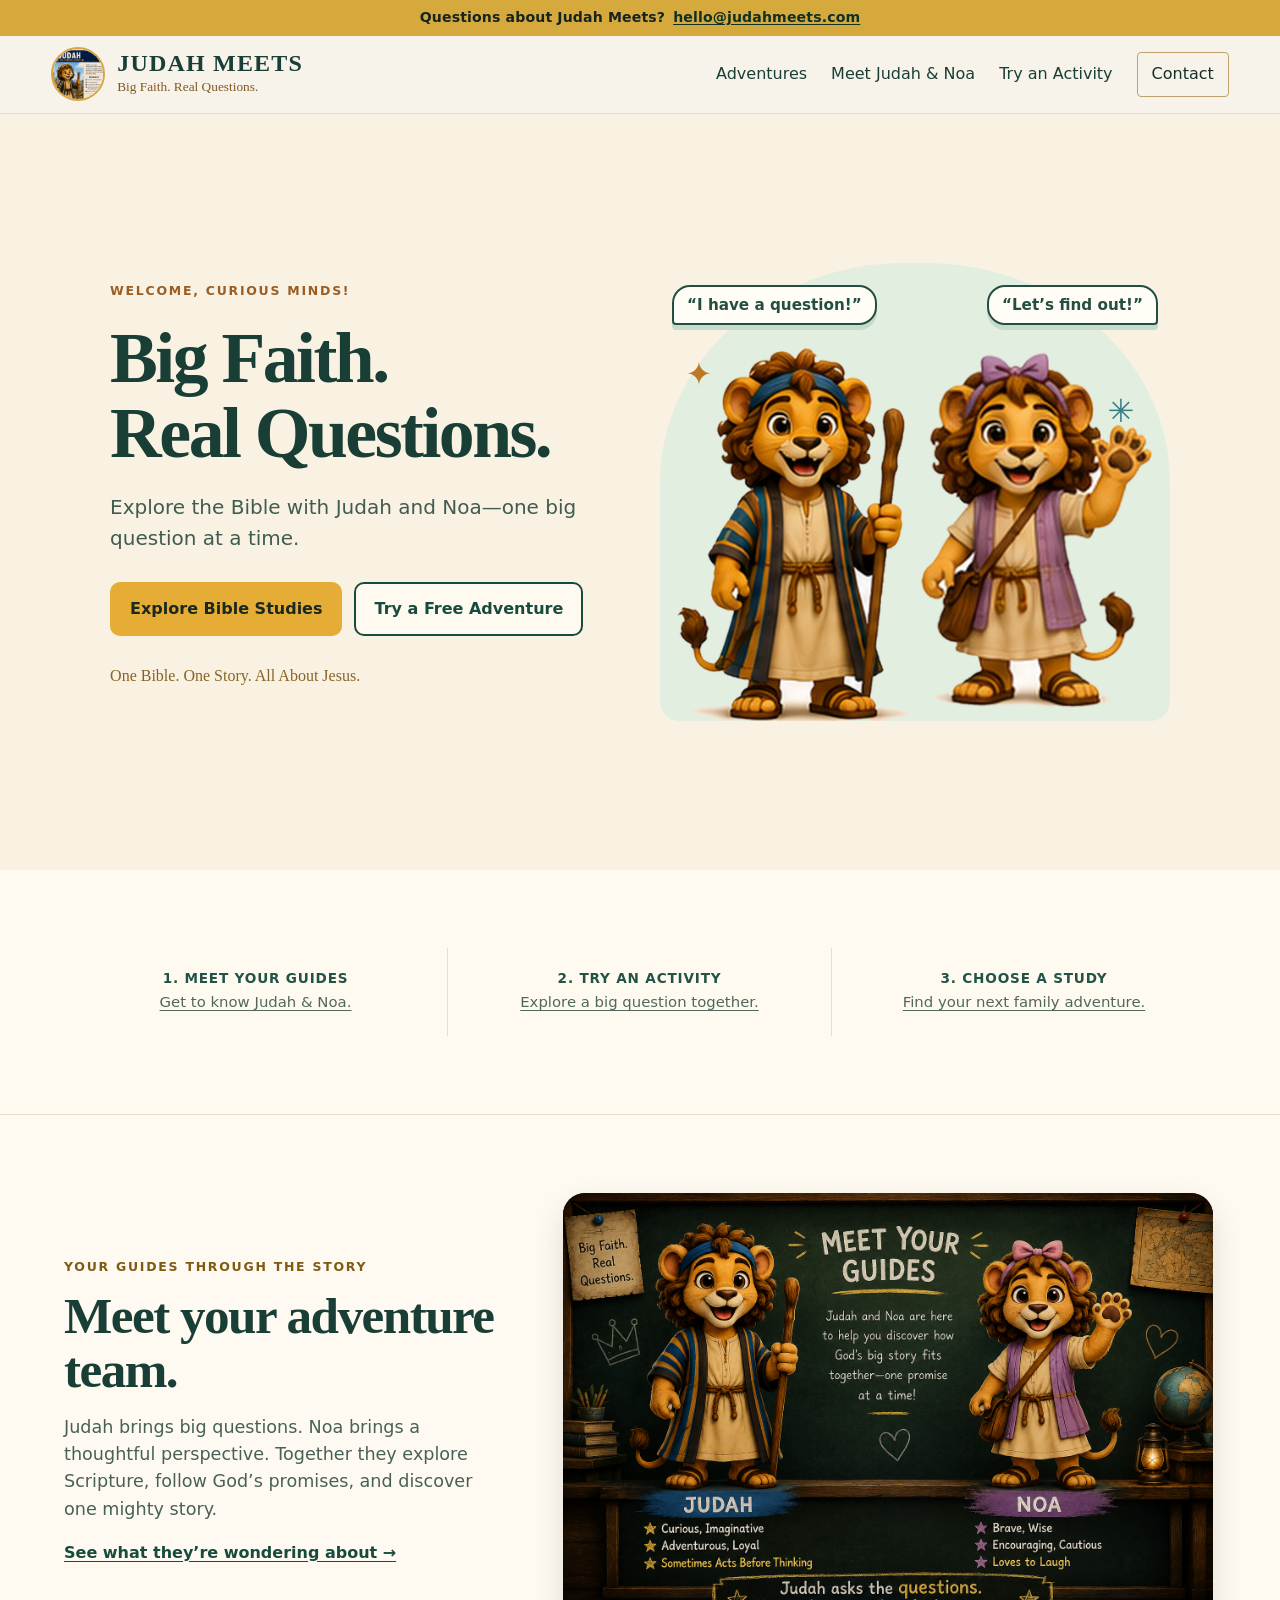
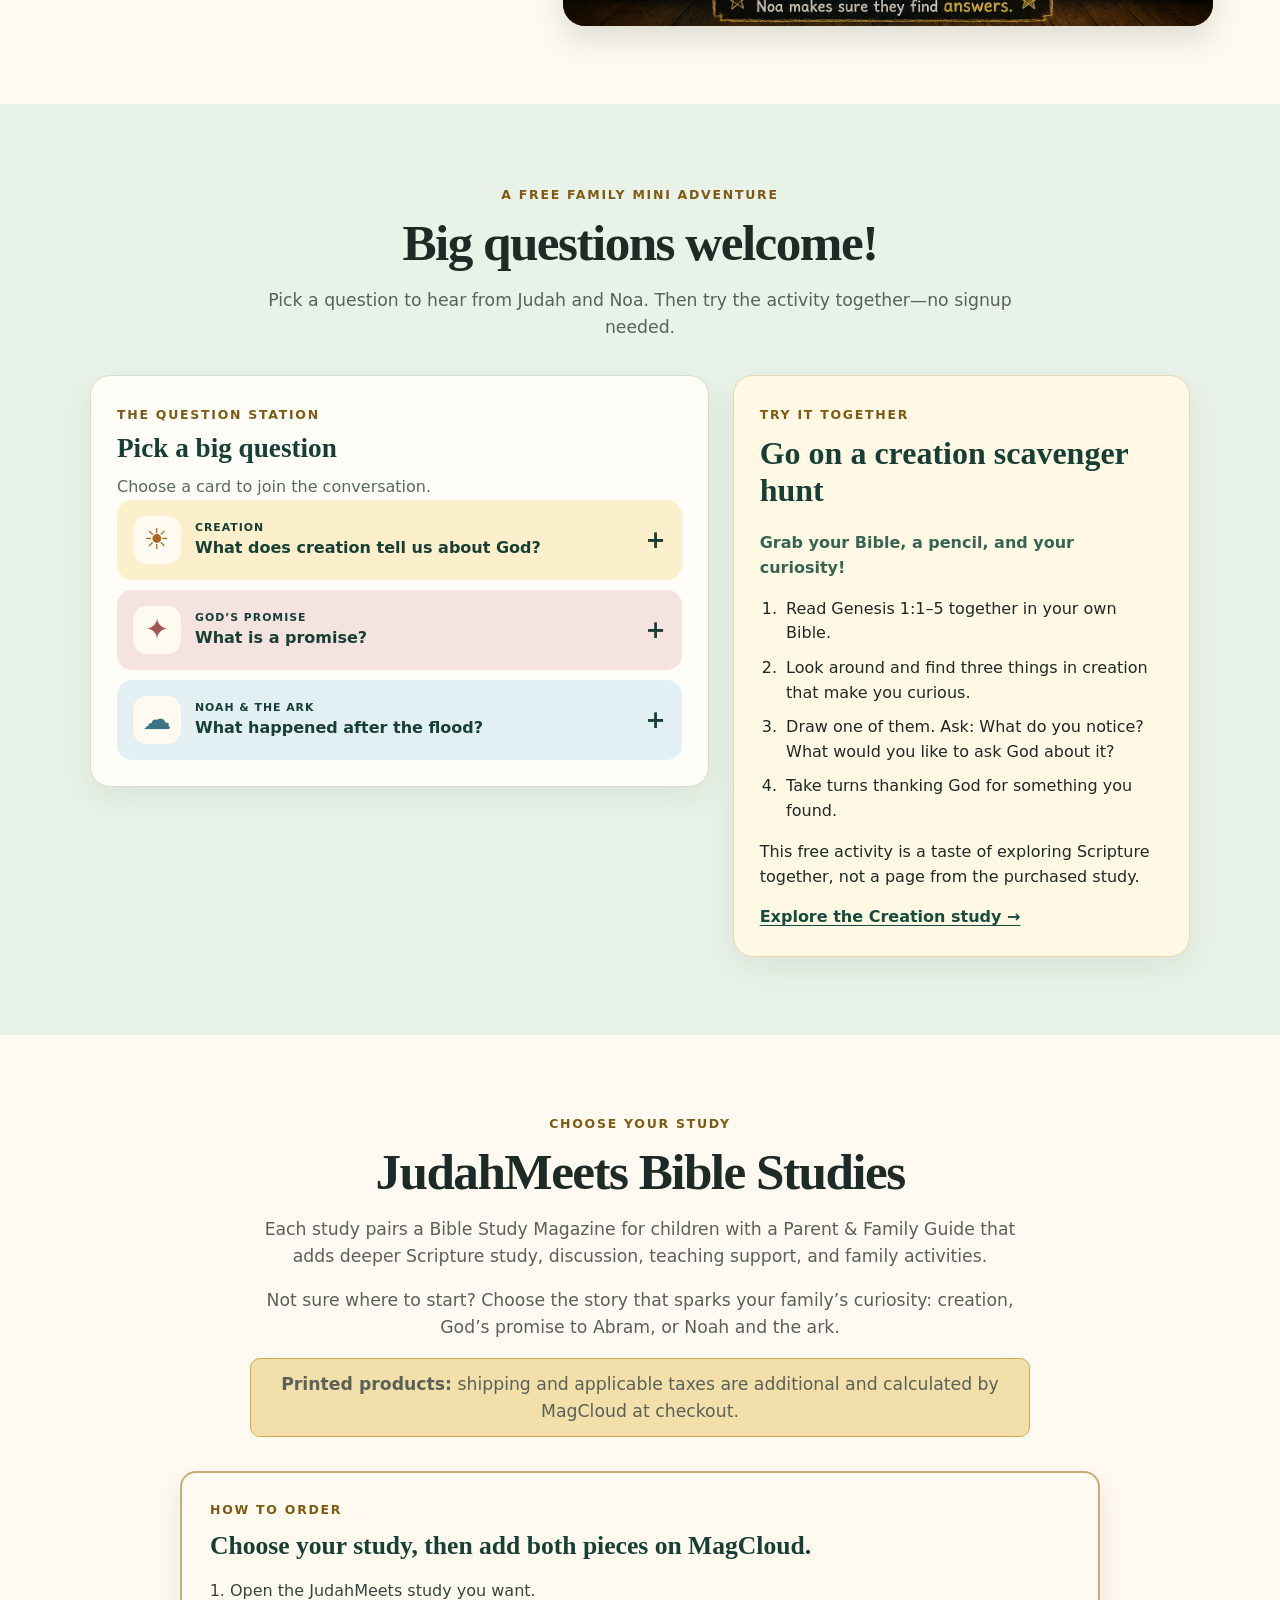
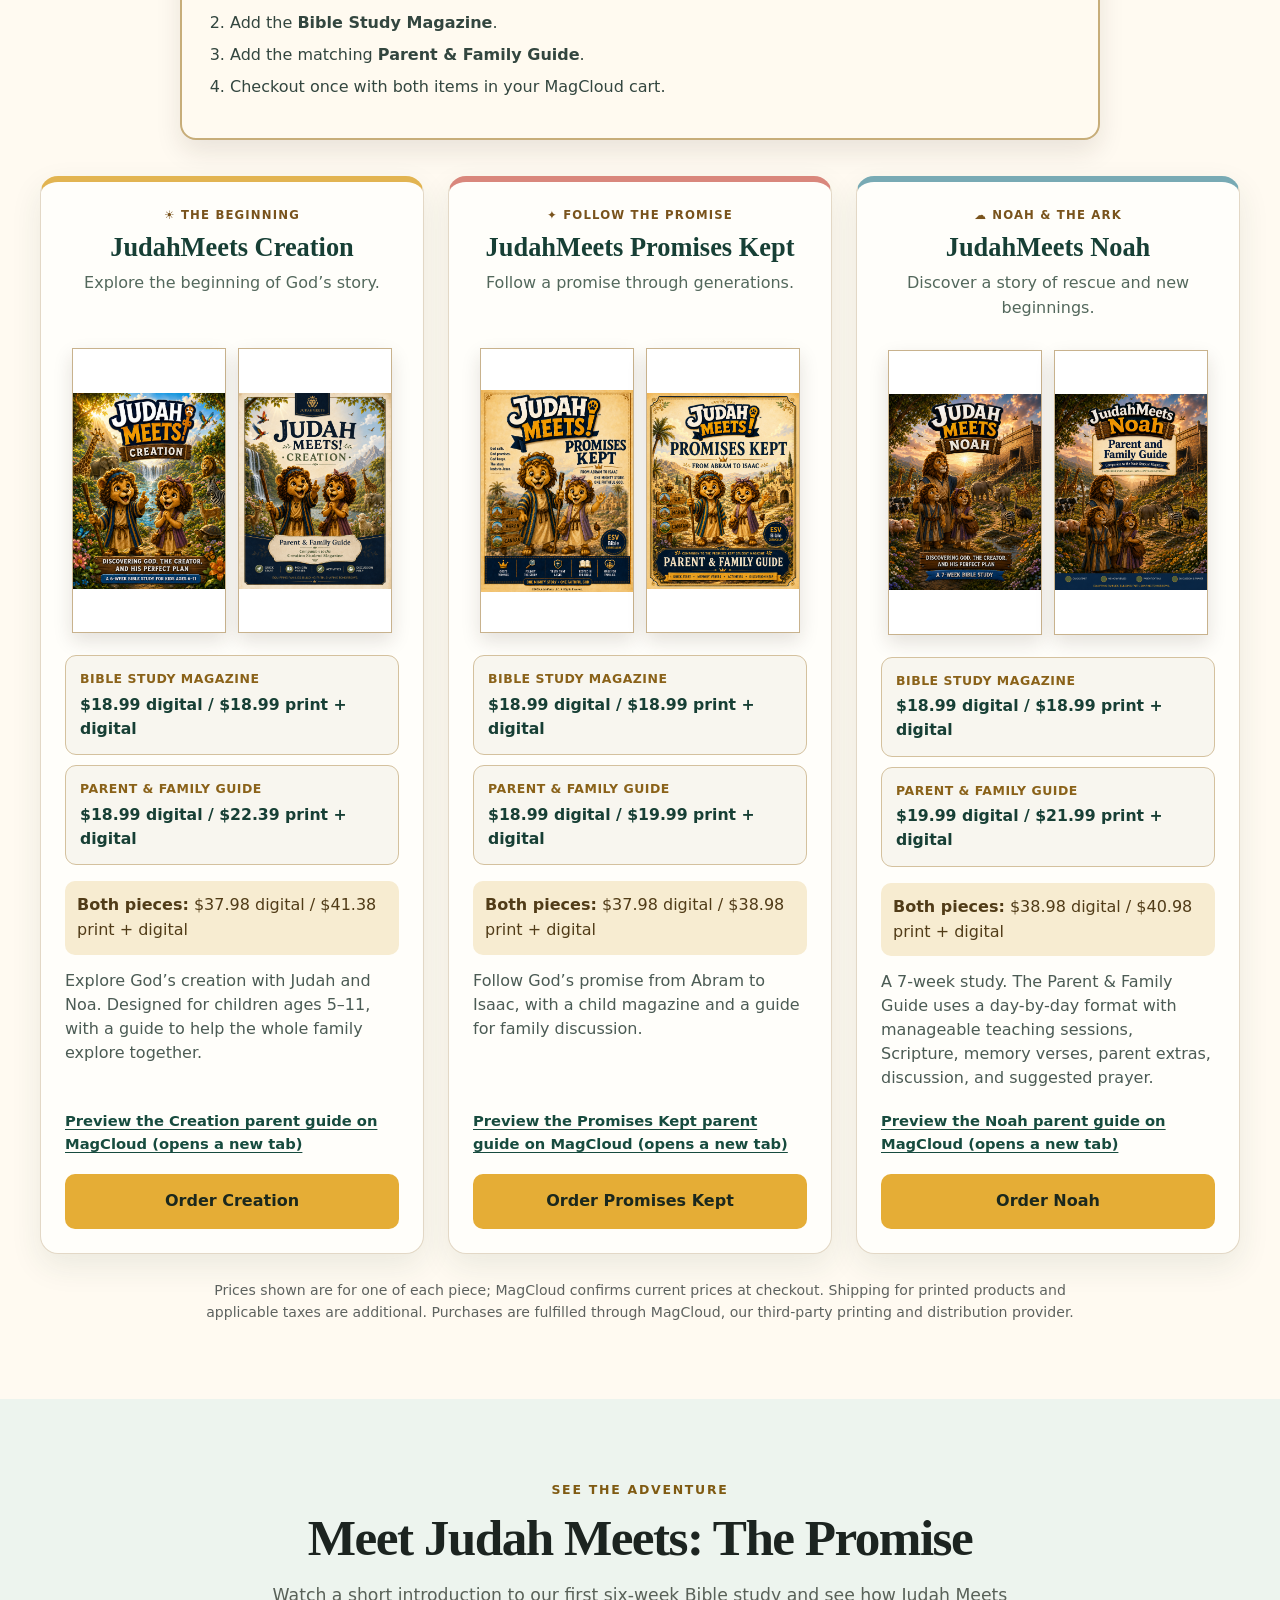
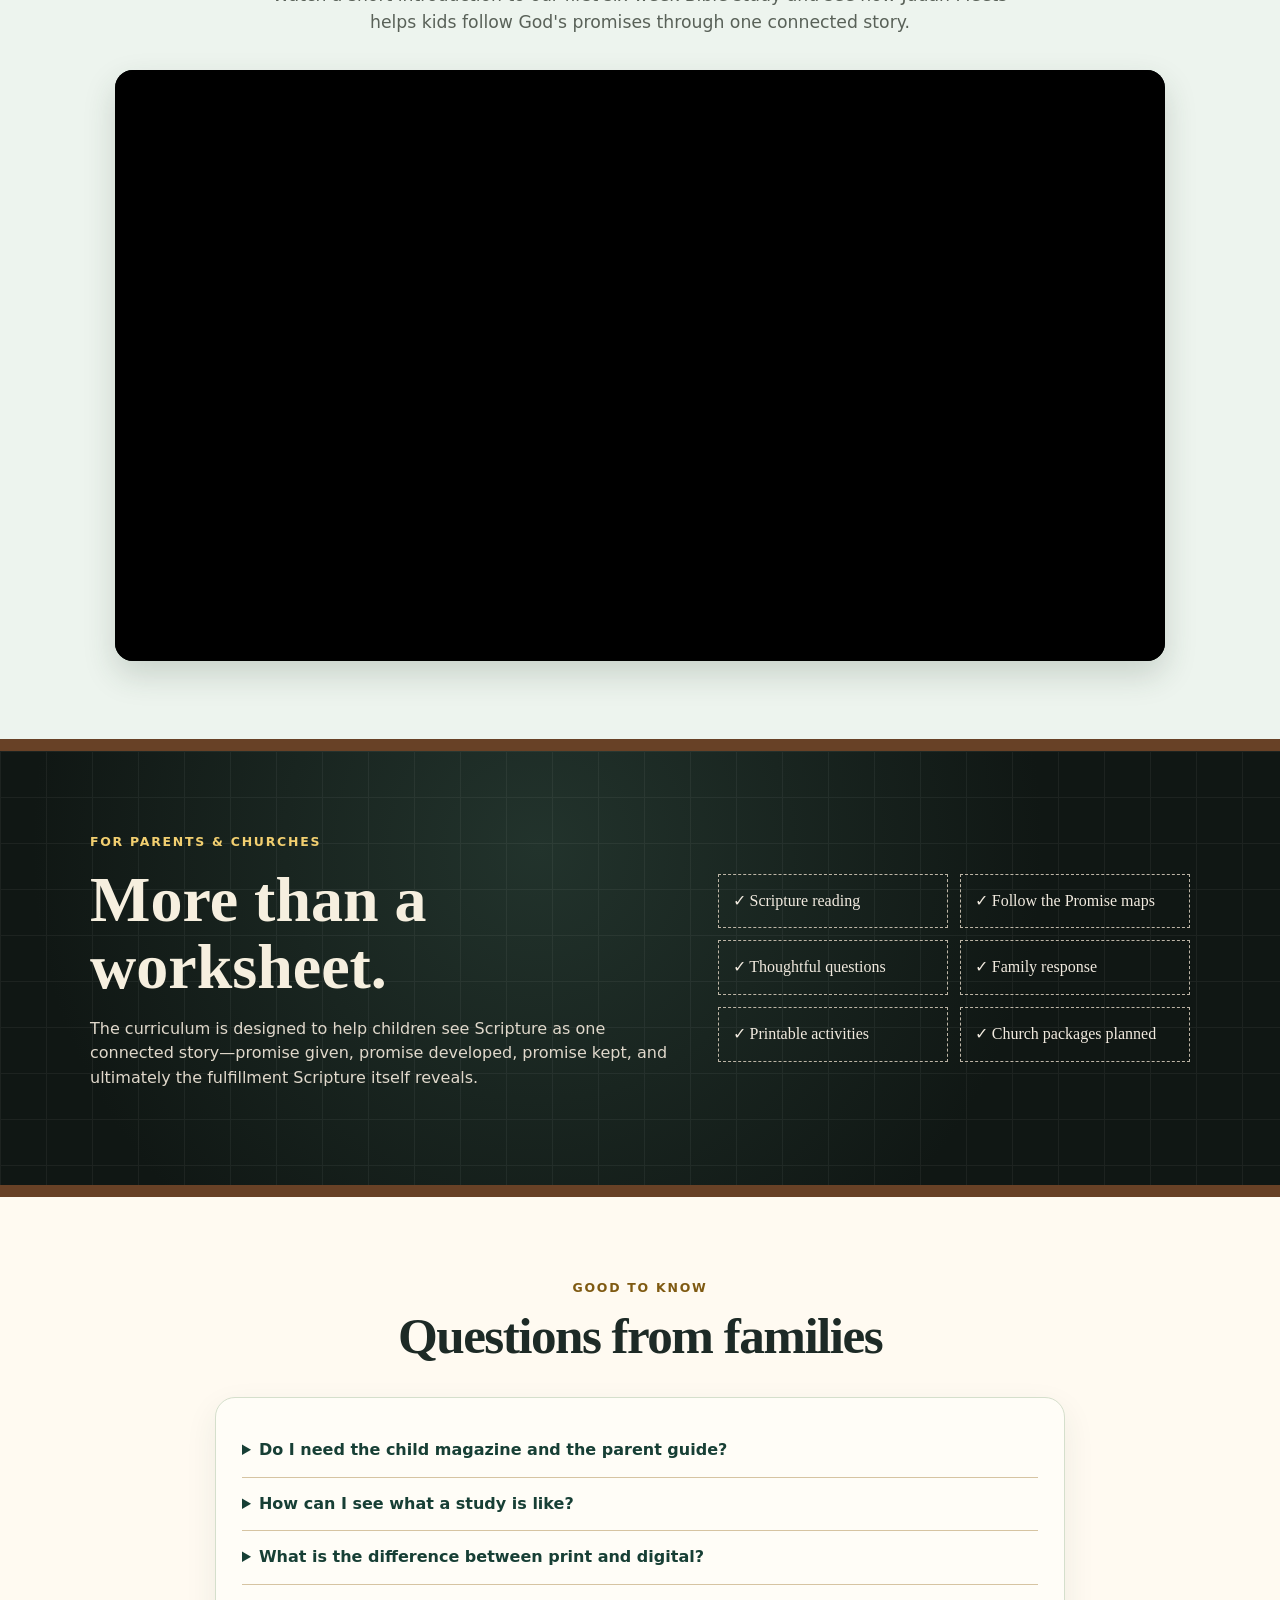
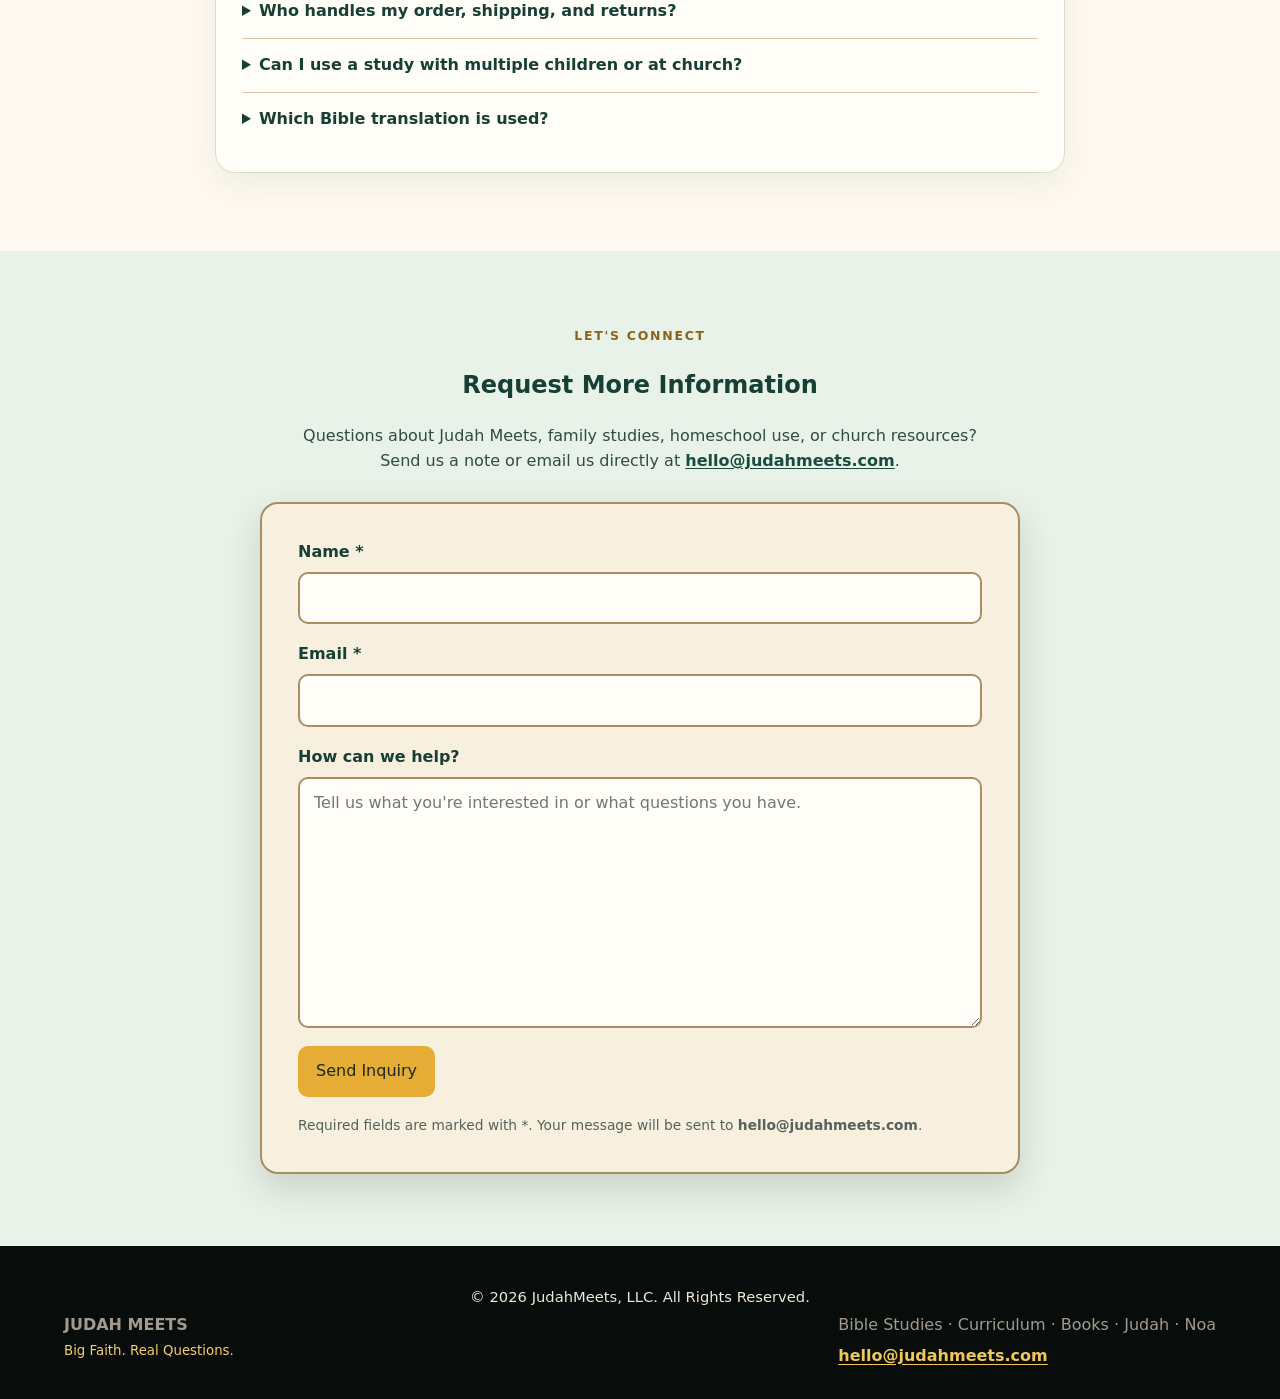
<file: index.html>
<!doctype html>
<html lang="en">
<head>
<meta charset="utf-8">
<meta name="viewport" content="width=device-width,initial-scale=1">
<meta name="description" content="Judah Meets — animated Bible adventures, curriculum, and books that help kids follow God's promises through one mighty story.">
<title>Judah Meets | Big Faith. Real Questions.</title>
<link rel="stylesheet" href="styles.css">
</head>
<body>
<div class="contact-utility">
  <span>Questions about Judah Meets?</span>
  <a href="mailto:hello@judahmeets.com">hello@judahmeets.com</a>
</div>
<header class="site-header">
  <a class="brand" href="#top">
    <img src="assets/judah-logo.jpg" alt="Judah Meets">
    <div><strong>JUDAH MEETS</strong><small>Big Faith. Real Questions.</small></div>
  </a>
  <button class="menu-toggle" aria-label="Open menu" aria-expanded="false" aria-controls="site-nav">☰</button>
  <nav id="site-nav">
    <a href="#family-bundles">Adventures</a>
    <a href="#guides">Meet Judah &amp; Noa</a>
    <a href="#mini-adventure">Try an Activity</a>
    <a class="sign-in" href="#contact">Contact</a>
  </nav>
</header>

<main id="top">
  <section class="hero">
    <div class="chalk-doodles" aria-hidden="true">
      <span class="star s1">☆</span><span class="star s2">✦</span><span class="arrow a1">↝</span>
      <span class="scribble">promise → promise kept</span>
    </div>
    <div class="hero-inner">
      <div class="hero-copy">
        <span class="kicker">WELCOME, CURIOUS MINDS!</span>
        <h1>Big Faith.<br>Real Questions.</h1>
        <p>Explore the Bible with Judah and Noa—one big question at a time.</p>
        <div class="hero-actions">
          <a class="btn primary" href="#family-bundles">Explore Bible Studies</a>
          <a class="btn ghost" href="#mini-adventure">Try a Free Adventure</a>
        </div>
        <p class="tagline">One Bible. One Story. All About Jesus.</p>
      </div>
      <div class="hero-duo" aria-label="Meet Judah and Noa">
        <span class="hero-spark hero-spark-one" aria-hidden="true">✦</span>
        <span class="hero-spark hero-spark-two" aria-hidden="true">✳</span>
        <div class="character-cutout judah-cutout">
          <img class="character-only" src="assets/judah-transparent.png" alt="Judah">
          <span>“I have a question!”</span>
        </div>
        <div class="character-cutout noa-cutout">
          <img class="character-only" src="assets/noa-transparent.png" alt="Noa">
          <span>“Let’s find out!”</span>
        </div>
      </div>
    </div>
  </section>

  <section class="classroom-strip">
    <div class="strip-item"><b>1. MEET YOUR GUIDES</b><span><a href="#guides">Get to know Judah &amp; Noa.</a></span></div>
    <div class="strip-item"><b>2. TRY AN ACTIVITY</b><span><a href="#mini-adventure">Explore a big question together.</a></span></div>
    <div class="strip-item"><b>3. CHOOSE A STUDY</b><span><a href="#family-bundles">Find your next family adventure.</a></span></div>
  </section>

<section class="guides" id="guides">
  <div class="guides-intro">
    <span class="kicker dark">YOUR GUIDES THROUGH THE STORY</span>
    <h2>Meet your adventure team.</h2>
    <p>Judah brings big questions. Noa brings a thoughtful perspective. Together they explore Scripture, follow God’s promises, and discover one mighty story.</p>
    <a class="text-link" href="#mini-adventure">See what they’re wondering about →</a>
  </div>
  <div class="meet-guides-feature">
    <img src="assets/meet-judah-noa.png" alt="Meet Judah and Noa">
  </div>
</section>

<section class="mini-adventure" id="mini-adventure">
  <div class="section-heading">
    <span class="kicker dark">A FREE FAMILY MINI ADVENTURE</span>
    <h2>Big questions welcome!</h2>
    <p>Pick a question to hear from Judah and Noa. Then try the activity together—no signup needed.</p>
  </div>
  <div class="adventure-content">
    <div class="question-board">
      <span class="kicker dark">THE QUESTION STATION</span>
      <h3>Pick a big question</h3>
      <p class="question-hint">Choose a card to join the conversation.</p>
      <div class="question-list">
        <details class="question-card question-creation" name="big-question">
          <summary><span class="question-icon" aria-hidden="true">☀</span><span><small>CREATION</small>What does creation tell us about God?</span></summary>
          <div class="conversation">
            <p><img src="assets/judah-transparent.png" alt=""><span><strong>Judah</strong>The world is full of amazing things! Where did they all come from?</span></p>
            <p><img src="assets/noa-transparent.png" alt=""><span><strong>Noa</strong>Let’s look at Genesis 1 together and see what it tells us about God as Creator.</span></p>
            <a class="text-link" href="#creation-activity">Try the creation challenge →</a>
          </div>
        </details>
        <details class="question-card question-promise" name="big-question">
          <summary><span class="question-icon" aria-hidden="true">✦</span><span><small>GOD’S PROMISE</small>What is a promise?</span></summary>
          <div class="conversation">
            <p><img src="assets/judah-transparent.png" alt=""><span><strong>Judah</strong>Can we find a promise in the Bible?</span></p>
            <p><img src="assets/noa-transparent.png" alt=""><span><strong>Noa</strong>Yes! Read Genesis 12:1–3 and look for what God promises Abram.</span></p>
            <a class="text-link" href="#promises-study">Explore Promises Kept →</a>
          </div>
        </details>
        <details class="question-card question-noah" name="big-question">
          <summary><span class="question-icon" aria-hidden="true">☁</span><span><small>NOAH &amp; THE ARK</small>What happened after the flood?</span></summary>
          <div class="conversation">
            <p><img src="assets/judah-transparent.png" alt=""><span><strong>Judah</strong>I wonder what Noah saw when he came out of the ark.</span></p>
            <p><img src="assets/noa-transparent.png" alt=""><span><strong>Noa</strong>Let’s read Genesis 9:8–17 and look for the sign of God’s covenant.</span></p>
            <a class="text-link" href="#noah-study">Explore the Noah study →</a>
          </div>
        </details>
      </div>
    </div>
    <div class="activity-card" id="creation-activity">
      <span class="kicker dark">TRY IT TOGETHER</span>
      <h3>Go on a creation scavenger hunt</h3>
      <p class="activity-intro">Grab your Bible, a pencil, and your curiosity!</p>
      <ol>
        <li>Read Genesis 1:1–5 together in your own Bible.</li>
        <li>Look around and find three things in creation that make you curious.</li>
        <li>Draw one of them. Ask: What do you notice? What would you like to ask God about it?</li>
        <li>Take turns thanking God for something you found.</li>
      </ol>
      <p>This free activity is a taste of exploring Scripture together, not a page from the purchased study.</p>
      <a class="text-link" href="#creation-study">Explore the Creation study →</a>
    </div>
  </div>
</section>

<section class="family-bundles" id="family-bundles">
  <div class="section-heading">
    <span class="kicker dark">CHOOSE YOUR STUDY</span>
    <h2>JudahMeets Bible Studies</h2>
    <p>Each study pairs a Bible Study Magazine for children with a Parent &amp; Family Guide that adds deeper Scripture study, discussion, teaching support, and family activities.</p>
    <p>Not sure where to start? Choose the story that sparks your family’s curiosity: creation, God’s promise to Abram, or Noah and the ark.</p>
    <p class="shipping-callout"><strong>Printed products:</strong> shipping and applicable taxes are additional and calculated by MagCloud at checkout.</p>
  </div>

  <div class="magcloud-instructions" aria-label="How to order on MagCloud">
    <span class="kicker dark">HOW TO ORDER</span>
    <h3>Choose your study, then add both pieces on MagCloud.</h3>
    <ol>
      <li>Open the JudahMeets study you want.</li>
      <li>Add the <strong>Bible Study Magazine</strong>.</li>
      <li>Add the matching <strong>Parent &amp; Family Guide</strong>.</li>
      <li>Checkout once with both items in your MagCloud cart.</li>
    </ol>
  </div>

  <div class="study-series-grid">
    <article class="study-series-card" id="creation-study">
      <span class="study-label"><span aria-hidden="true">☀</span> THE BEGINNING</span>
      <h3>JudahMeets Creation</h3>
      <p class="study-hook">Explore the beginning of God’s story.</p>
      <div class="study-cover-pair" aria-label="Creation Bible Study Magazine and Parent & Family Guide">
        <img src="assets/creation-student-cover.png" alt="Judah Meets Creation Bible Study Magazine cover">
        <img src="assets/creation-parent-cover.png" alt="Judah Meets Creation Parent & Family Guide cover">
      </div>
      <div class="study-product-list">
        <div class="study-product">
          <span>Bible Study Magazine</span>
          <strong>$18.99 digital / $18.99 print + digital</strong>
        </div>
        <div class="study-product">
          <span>Parent &amp; Family Guide</span>
          <strong>$18.99 digital / $22.39 print + digital</strong>
        </div>
      </div>
      <p class="study-total"><strong>Both pieces:</strong> $37.98 digital / $41.38 print + digital</p>
      <p class="study-support-copy">Explore God’s creation with Judah and Noa. Designed for children ages 5–11, with a guide to help the whole family explore together.</p>
      <a class="sample-link" href="https://www.magcloud.com/webviewer/3392998?isEmbedded=True" target="_blank" rel="noopener noreferrer">Preview the Creation parent guide on MagCloud (opens a new tab)</a>
      <a class="btn primary collection-link" href="magcloud-creation.html">Order Creation</a>
    </article>

    <article class="study-series-card" id="promises-study">
      <span class="study-label"><span aria-hidden="true">✦</span> FOLLOW THE PROMISE</span>
      <h3>JudahMeets Promises Kept</h3>
      <p class="study-hook">Follow a promise through generations.</p>
      <div class="study-cover-pair" aria-label="Promises Kept Bible Study Magazine and Parent & Family Guide">
        <img src="assets/promises-student-cover.png" alt="Judah Meets Promises Kept Bible Study Magazine cover">
        <img src="assets/promises-parent-cover.png" alt="Judah Meets Promises Kept Parent & Family Guide cover">
      </div>
      <div class="study-product-list">
        <div class="study-product">
          <span>Bible Study Magazine</span>
          <strong>$18.99 digital / $18.99 print + digital</strong>
        </div>
        <div class="study-product">
          <span>Parent &amp; Family Guide</span>
          <strong>$18.99 digital / $19.99 print + digital</strong>
        </div>
      </div>
      <p class="study-total"><strong>Both pieces:</strong> $37.98 digital / $38.98 print + digital</p>
      <p class="study-support-copy">Follow God’s promise from Abram to Isaac, with a child magazine and a guide for family discussion.</p>
      <a class="sample-link" href="https://www.magcloud.com/webviewer/3393076?isEmbedded=True" target="_blank" rel="noopener noreferrer">Preview the Promises Kept parent guide on MagCloud (opens a new tab)</a>
      <a class="btn primary collection-link" href="magcloud-promises-kept.html">Order Promises Kept</a>
    </article>

    <article class="study-series-card" id="noah-study">
      <span class="study-label"><span aria-hidden="true">☁</span> NOAH &amp; THE ARK</span>
      <h3>JudahMeets Noah</h3>
      <p class="study-hook">Discover a story of rescue and new beginnings.</p>
      <div class="study-cover-pair" aria-label="Noah Bible Study Magazine and Parent & Family Guide">
        <img src="assets/noah-student-cover.png" alt="Judah Meets Noah Bible Study Magazine cover">
        <img src="assets/noah-parent-family-guide-cover.png" alt="Judah Meets Noah Parent & Family Guide cover">
      </div>
      <div class="study-product-list">
        <div class="study-product">
          <span>Bible Study Magazine</span>
          <strong>$18.99 digital / $18.99 print + digital</strong>
        </div>
        <div class="study-product">
          <span>Parent &amp; Family Guide</span>
          <strong>$19.99 digital / $21.99 print + digital</strong>
        </div>
      </div>
      <p class="study-total"><strong>Both pieces:</strong> $38.98 digital / $40.98 print + digital</p>
      <p class="study-support-copy">A 7-week study. The Parent &amp; Family Guide uses a day-by-day format with manageable teaching sessions, Scripture, memory verses, parent extras, discussion, and suggested prayer.</p>
      <a class="sample-link" href="https://www.magcloud.com/webviewer/3401180?isEmbedded=True" target="_blank" rel="noopener noreferrer">Preview the Noah parent guide on MagCloud (opens a new tab)</a>
      <a class="btn primary collection-link" href="magcloud-noah.html">Order Noah</a>
    </article>
  </div>

  <p class="pricing-disclaimer">Prices shown are for one of each piece; MagCloud confirms current prices at checkout. Shipping for printed products and applicable taxes are additional. Purchases are fulfilled through MagCloud, our third-party printing and distribution provider.</p>
</section>

<section class="study-video" id="study-video">
  <div class="section-heading">
    <span class="kicker dark">SEE THE ADVENTURE</span>
    <h2>Meet Judah Meets: The Promise</h2>
    <p>Watch a short introduction to our first six-week Bible study and see how Judah Meets helps kids follow God's promises through one connected story.</p>
  </div>
  <div class="video-shell youtube-shell">
    <div class="youtube-frame">
      <iframe
        src="https://www.youtube.com/embed/J6zsBI6po10?si=3OgHy-DRRXfZKA6Q&rel=0"
        title="Judah Meets: The Promise — Bible Study Introduction"
        loading="lazy"
        allow="accelerometer; autoplay; clipboard-write; encrypted-media; gyroscope; picture-in-picture; web-share"
        allowfullscreen>
      </iframe>
    </div>
  </div>
</section>

<section class="parents chalkboard" id="parents">
    <div class="parents-inner">
      <div>
        <span class="kicker">FOR PARENTS &amp; CHURCHES</span>
        <h2>More than a worksheet.</h2>
        <p>The curriculum is designed to help children see Scripture as one connected story—promise given, promise developed, promise kept, and ultimately the fulfillment Scripture itself reveals.</p>
      </div>
      <div class="chalk-list">
        <span>✓ Scripture reading</span>
        <span>✓ Follow the Promise maps</span>
        <span>✓ Thoughtful questions</span>
        <span>✓ Family response</span>
        <span>✓ Printable activities</span>
        <span>✓ Church packages planned</span>
      </div>
    </div>
  </section>
<section class="family-faq" id="faq">
  <div class="section-heading">
    <span class="kicker dark">GOOD TO KNOW</span>
    <h2>Questions from families</h2>
  </div>
  <div class="faq-list">
    <details>
      <summary>Do I need the child magazine and the parent guide?</summary>
      <p>We recommend both for the complete family study. The child magazine invites kids into the story; the matching guide adds Scripture study, discussion, teaching support, and family activities. They are purchased separately on MagCloud.</p>
    </details>
    <details>
      <summary>How can I see what a study is like?</summary>
      <p>Choose a parent-guide preview on a study card to view the sample on MagCloud. You can also try our <a href="#mini-adventure">free family activity</a> here on Judah Meets.</p>
    </details>
    <details>
      <summary>What is the difference between print and digital?</summary>
      <p>MagCloud offers digital editions and printed editions. Check each publication’s MagCloud page for its available formats and what is included before ordering.</p>
    </details>
    <details>
      <summary>Who handles my order, shipping, and returns?</summary>
      <p>MagCloud handles checkout and fulfillment. Shipping and applicable taxes are calculated at checkout. For order assistance or current policies, visit <a href="https://www.magcloud.com/help" target="_blank" rel="noopener noreferrer">MagCloud Help (opens a new tab)</a>.</p>
    </details>
    <details>
      <summary>Can I use a study with multiple children or at church?</summary>
      <p>We would be happy to discuss your situation and answer questions about group use and permissions. <a href="#contact">Contact us</a> before ordering.</p>
    </details>
    <details>
      <summary>Which Bible translation is used?</summary>
      <p>Translation information can vary by publication. Check the publication details on MagCloud or <a href="#contact">contact us</a> for a specific study.</p>
    </details>
  </div>
</section>
</main>

<section class="contact-section" id="contact">
  <div class="contact-intro">
    <span class="kicker dark">LET'S CONNECT</span>
    <h2>Request More Information</h2>
    <p>Questions about Judah Meets, family studies, homeschool use, or church resources? Send us a note or email us directly at <a class="contact-email-inline" href="mailto:hello@judahmeets.com">hello@judahmeets.com</a>.</p>
  </div>

  <div class="contact-form-shell native-contact-shell">
    <form class="inquiry-form" action="https://formsubmit.co/hello@judahmeets.com" method="POST">
      <input type="hidden" name="_subject" value="New JudahMeets.com Inquiry">
      <input type="hidden" name="_template" value="table">
      <input type="hidden" name="_next" value="https://www.judahmeets.com/thanks.html">
      <input type="text" name="_honey" class="honeypot" tabindex="-1" autocomplete="off">

      <div class="form-row">
        <label for="inquiry-name">Name <span aria-hidden="true">*</span></label>
        <input id="inquiry-name" type="text" name="name" autocomplete="name" required>
      </div>

      <div class="form-row">
        <label for="inquiry-email">Email <span aria-hidden="true">*</span></label>
        <input id="inquiry-email" type="email" name="email" autocomplete="email" required>
      </div>

      <div class="form-row">
        <label for="inquiry-message">How can we help?</label>
        <textarea id="inquiry-message" name="message" rows="9" placeholder="Tell us what you're interested in or what questions you have." required></textarea>
      </div>

      <button class="btn primary inquiry-submit" type="submit">Send Inquiry</button>
      <p class="form-note">Required fields are marked with *. Your message will be sent to <strong>hello@judahmeets.com</strong>.</p>
    </form>
  </div>
</section>

<footer>
  <div class="copyright-line">© 2026 JudahMeets, LLC. All Rights Reserved.</div>
  <div class="footer-inner">
    <div><strong>JUDAH MEETS</strong><small>Big Faith. Real Questions.</small></div>
    <div>
      <div>Bible Studies · Curriculum · Books · Judah · Noa</div>
      <a class="footer-contact-email" href="mailto:hello@judahmeets.com">hello@judahmeets.com</a>
    </div>
  </div>
</footer>
<div class="external-modal" id="magcloud-modal" hidden>
  <div class="external-modal-backdrop" data-close-magcloud></div>
  <div class="external-modal-dialog" role="dialog" aria-modal="true" aria-labelledby="magcloud-modal-title">
    <button class="external-modal-close" type="button" data-close-magcloud aria-label="Close">×</button>
    <span class="kicker dark">PURCHASE &amp; FULFILLMENT</span>
    <h2 id="magcloud-modal-title">You’re leaving JudahMeets.com</h2>
    <p>JudahMeets printed and digital materials are purchased through <strong>MagCloud, our third-party printing and distribution provider</strong>.</p>
    <p>You’ll be taken to the JudahMeets collection on MagCloud. Add the Bible Study Magazine and its Parent/Family Guide to your cart, then complete checkout once. <strong>Shipping and applicable taxes are additional and calculated by MagCloud at checkout.</strong> MagCloud also handles payment and delivery.</p>
    <div class="external-modal-actions">
      <button class="btn curriculum-ghost modal-stay" type="button" data-close-magcloud>Stay on JudahMeets</button>
      <a class="btn primary" id="continue-magcloud" href="#" target="_blank" rel="noopener noreferrer">Continue to MagCloud</a>
    </div>
  </div>
</div>


<script src="script.js"></script>
</body>
</html>
</file>
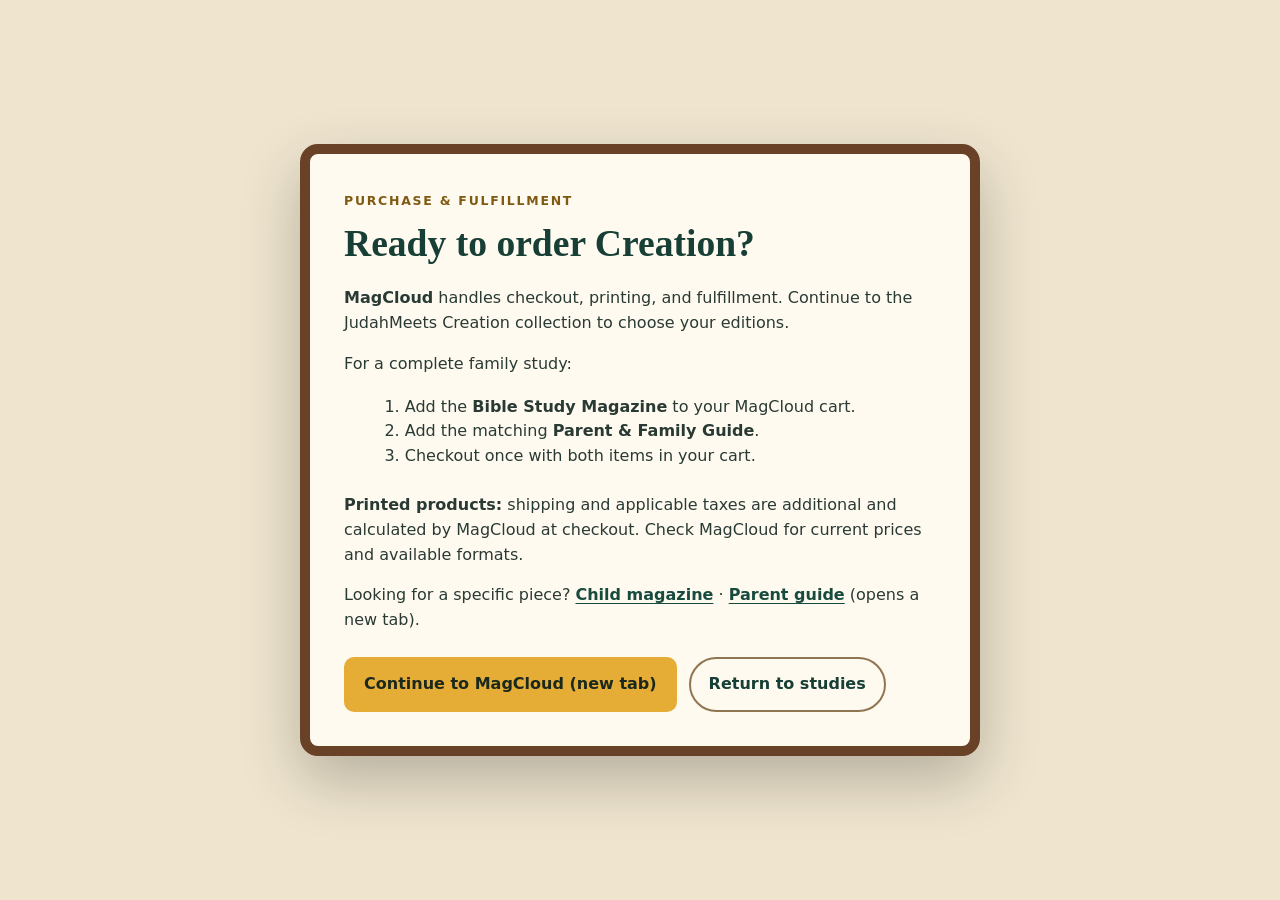
<file: magcloud-creation.html>
<!doctype html>
<html lang="en">
<head>
<meta charset="utf-8">
<meta name="viewport" content="width=device-width,initial-scale=1">
<title>Continue to MagCloud | Judah Meets</title>
<link rel="stylesheet" href="styles.css">
<style>
.speedbump-page {
  min-height:100vh;
  display:grid;
  place-items:center;
  padding:40px 20px;
  background:#efe5cf;
}
.speedbump-card {
  width:min(680px,100%);
  background:#fffaf0;
  color:#293a34;
  border:10px solid var(--wood);
  border-radius:18px;
  padding:34px;
  box-shadow:0 24px 60px rgba(0,0,0,.24);
}
.speedbump-card h1 {
  margin:.25em 0 .55em;
  color:#173f35;
  font:700 2.35rem Georgia,serif;
}
.speedbump-card p, .speedbump-card li { line-height:1.55; }
.speedbump-card ol { margin:18px 0 24px 1.3rem; }
.speedbump-actions {
  display:flex;
  gap:12px;
  flex-wrap:wrap;
  margin-top:24px;
}
.speedbump-secondary {
  display:inline-flex;
  align-items:center;
  justify-content:center;
  padding:12px 18px;
  border:2px solid #8f7651;
  border-radius:999px;
  color:#173f35;
  font-weight:800;
  text-decoration:none;
}
</style>
</head>
<body>
<main class="speedbump-page">
  <section class="speedbump-card">
    <span class="kicker dark">PURCHASE &amp; FULFILLMENT</span>
    <h1>Ready to order Creation?</h1>
    <p><strong>MagCloud</strong> handles checkout, printing, and fulfillment. Continue to the JudahMeets Creation collection to choose your editions.</p>

    <p>For a complete family study:</p>
    <ol>
      <li>Add the <strong>Bible Study Magazine</strong> to your MagCloud cart.</li>
      <li>Add the matching <strong>Parent &amp; Family Guide</strong>.</li>
      <li>Checkout once with both items in your cart.</li>
    </ol>

    <p><strong>Printed products:</strong> shipping and applicable taxes are additional and calculated by MagCloud at checkout. Check MagCloud for current prices and available formats.</p>
    <p>Looking for a specific piece? <a class="handoff-text-link" href="https://www.magcloud.com/browse/issue/3405925" target="_blank" rel="noopener noreferrer">Child magazine</a> · <a class="handoff-text-link" href="https://www.magcloud.com/browse/issue/3392998" target="_blank" rel="noopener noreferrer">Parent guide</a> (opens a new tab).</p>

    <div class="speedbump-actions">
      <a class="btn primary" href="https://www.magcloud.com/browse/magazine/3392945" target="_blank" rel="noopener noreferrer">Continue to MagCloud (new tab)</a>
      <a class="speedbump-secondary" href="index.html#family-bundles">Return to studies</a>
    </div>
  </section>
</main>
</body>
</html>
</file>
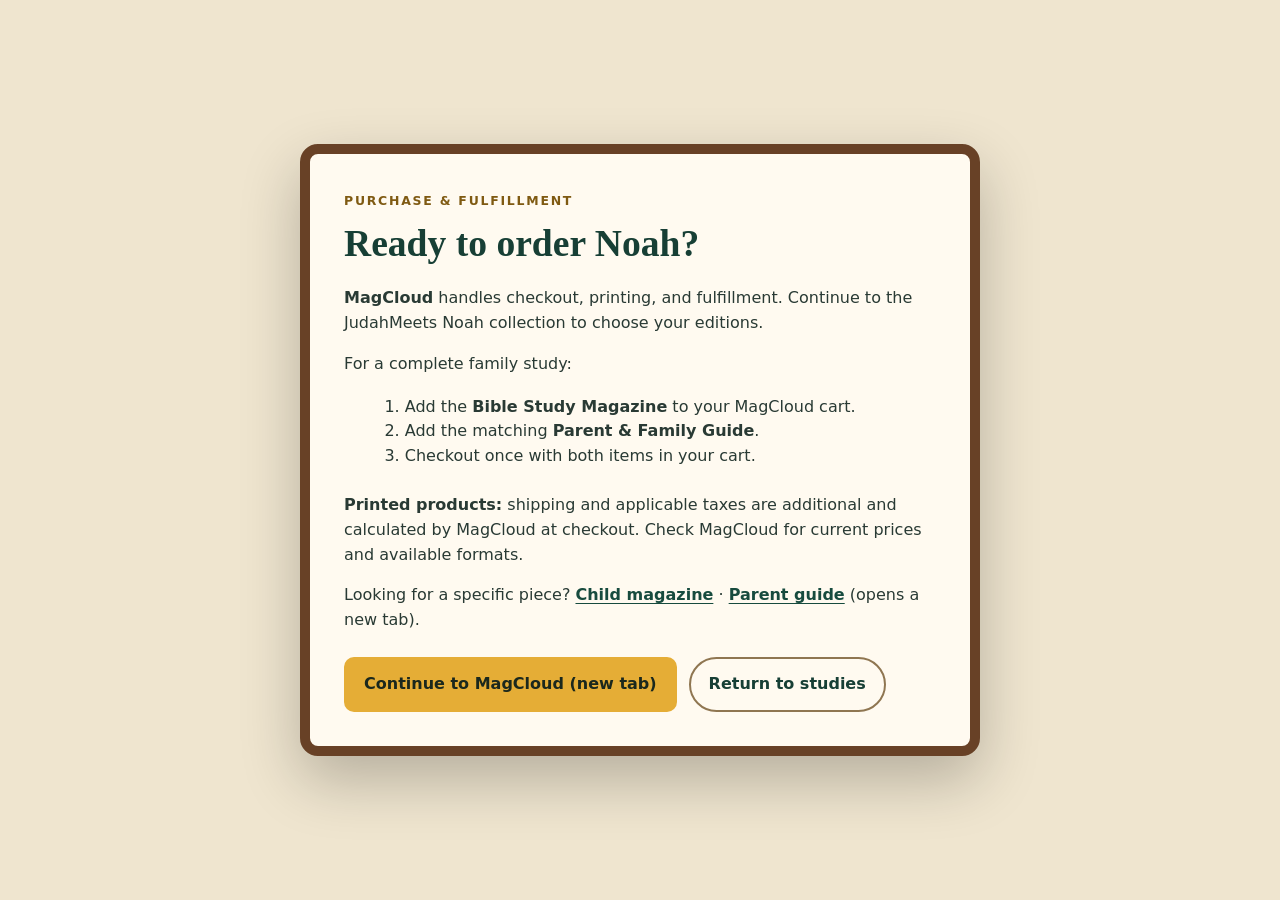
<file: magcloud-noah.html>
<!doctype html>
<html lang="en">
<head>
<meta charset="utf-8">
<meta name="viewport" content="width=device-width,initial-scale=1">
<title>Continue to MagCloud | Judah Meets Noah</title>
<link rel="stylesheet" href="styles.css">
<style>
.speedbump-page {
  min-height:100vh;
  display:grid;
  place-items:center;
  padding:40px 20px;
  background:#efe5cf;
}
.speedbump-card {
  width:min(680px,100%);
  background:#fffaf0;
  color:#293a34;
  border:10px solid var(--wood);
  border-radius:18px;
  padding:34px;
  box-shadow:0 24px 60px rgba(0,0,0,.24);
}
.speedbump-card h1 {
  margin:.25em 0 .55em;
  color:#173f35;
  font:700 2.35rem Georgia,serif;
}
.speedbump-card p, .speedbump-card li { line-height:1.55; }
.speedbump-card ol { margin:18px 0 24px 1.3rem; }
.speedbump-actions {
  display:flex;
  gap:12px;
  flex-wrap:wrap;
  margin-top:24px;
}
.speedbump-secondary {
  display:inline-flex;
  align-items:center;
  justify-content:center;
  padding:12px 18px;
  border:2px solid #8f7651;
  border-radius:999px;
  color:#173f35;
  font-weight:800;
  text-decoration:none;
}
</style>
</head>
<body>
<main class="speedbump-page">
  <section class="speedbump-card">
    <span class="kicker dark">PURCHASE &amp; FULFILLMENT</span>
    <h1>Ready to order Noah?</h1>
    <p><strong>MagCloud</strong> handles checkout, printing, and fulfillment. Continue to the JudahMeets Noah collection to choose your editions.</p>
    <p>For a complete family study:</p>
    <ol>
      <li>Add the <strong>Bible Study Magazine</strong> to your MagCloud cart.</li>
      <li>Add the matching <strong>Parent &amp; Family Guide</strong>.</li>
      <li>Checkout once with both items in your cart.</li>
    </ol>
    <p><strong>Printed products:</strong> shipping and applicable taxes are additional and calculated by MagCloud at checkout. Check MagCloud for current prices and available formats.</p>
    <p>Looking for a specific piece? <a class="handoff-text-link" href="https://www.magcloud.com/browse/issue/3402418?__r=8940319" target="_blank" rel="noopener noreferrer">Child magazine</a> · <a class="handoff-text-link" href="https://www.magcloud.com/browse/issue/3401180" target="_blank" rel="noopener noreferrer">Parent guide</a> (opens a new tab).</p>
    <div class="speedbump-actions">
      <a class="btn primary" href="https://www.magcloud.com/browse/magazine/3402401" target="_blank" rel="noopener noreferrer">Continue to MagCloud (new tab)</a>
      <a class="speedbump-secondary" href="index.html#family-bundles">Return to studies</a>
    </div>
  </section>
</main>
</body>
</html>
</file>
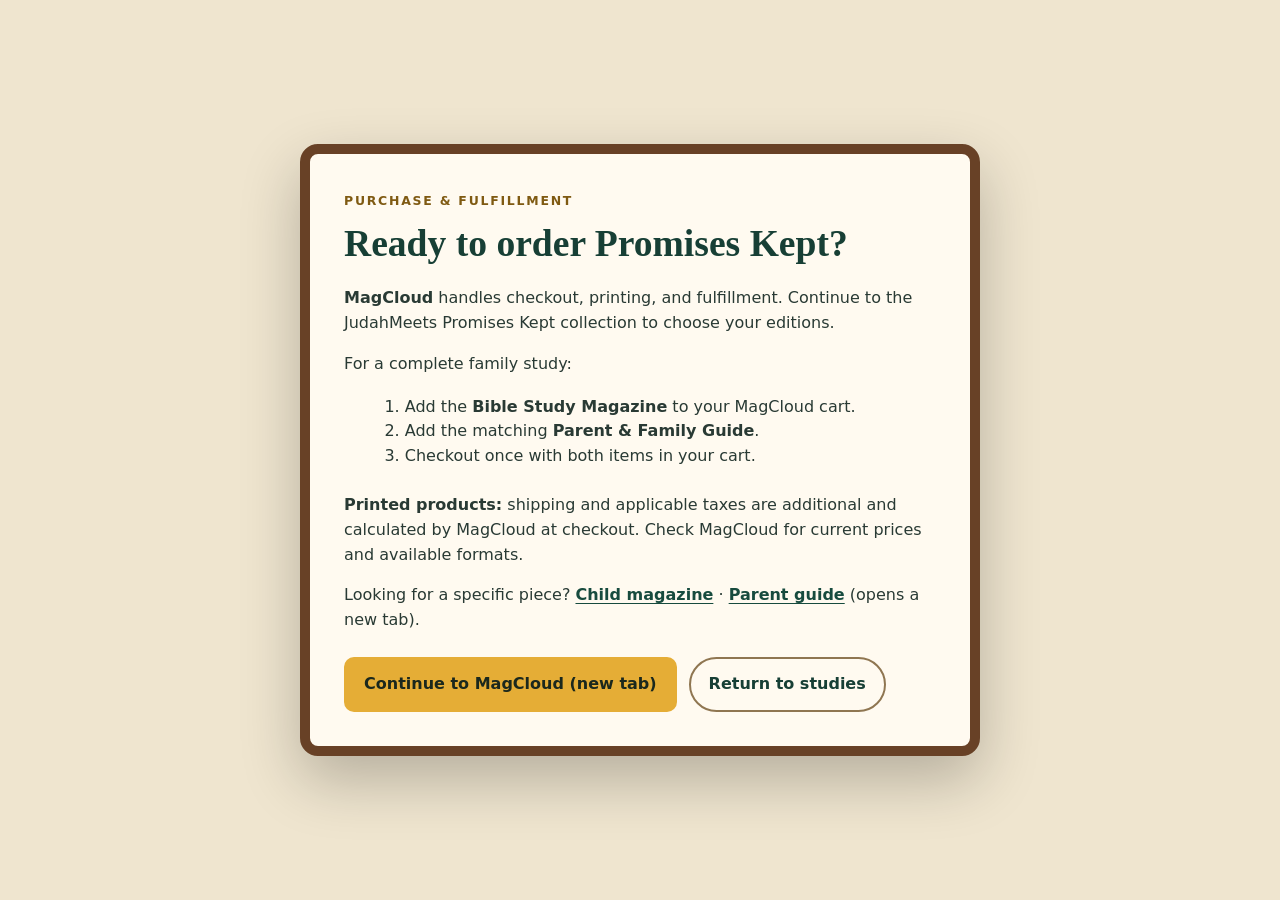
<file: magcloud-promises-kept.html>
<!doctype html>
<html lang="en">
<head>
<meta charset="utf-8">
<meta name="viewport" content="width=device-width,initial-scale=1">
<title>Continue to MagCloud | Judah Meets</title>
<link rel="stylesheet" href="styles.css">
<style>
.speedbump-page {
  min-height:100vh;
  display:grid;
  place-items:center;
  padding:40px 20px;
  background:#efe5cf;
}
.speedbump-card {
  width:min(680px,100%);
  background:#fffaf0;
  color:#293a34;
  border:10px solid var(--wood);
  border-radius:18px;
  padding:34px;
  box-shadow:0 24px 60px rgba(0,0,0,.24);
}
.speedbump-card h1 {
  margin:.25em 0 .55em;
  color:#173f35;
  font:700 2.35rem Georgia,serif;
}
.speedbump-card p, .speedbump-card li { line-height:1.55; }
.speedbump-card ol { margin:18px 0 24px 1.3rem; }
.speedbump-actions {
  display:flex;
  gap:12px;
  flex-wrap:wrap;
  margin-top:24px;
}
.speedbump-secondary {
  display:inline-flex;
  align-items:center;
  justify-content:center;
  padding:12px 18px;
  border:2px solid #8f7651;
  border-radius:999px;
  color:#173f35;
  font-weight:800;
  text-decoration:none;
}
</style>
</head>
<body>
<main class="speedbump-page">
  <section class="speedbump-card">
    <span class="kicker dark">PURCHASE &amp; FULFILLMENT</span>
    <h1>Ready to order Promises Kept?</h1>
    <p><strong>MagCloud</strong> handles checkout, printing, and fulfillment. Continue to the JudahMeets Promises Kept collection to choose your editions.</p>

    <p>For a complete family study:</p>
    <ol>
      <li>Add the <strong>Bible Study Magazine</strong> to your MagCloud cart.</li>
      <li>Add the matching <strong>Parent &amp; Family Guide</strong>.</li>
      <li>Checkout once with both items in your cart.</li>
    </ol>

    <p><strong>Printed products:</strong> shipping and applicable taxes are additional and calculated by MagCloud at checkout. Check MagCloud for current prices and available formats.</p>
    <p>Looking for a specific piece? <a class="handoff-text-link" href="https://www.magcloud.com/browse/issue/3373286" target="_blank" rel="noopener noreferrer">Child magazine</a> · <a class="handoff-text-link" href="https://www.magcloud.com/browse/issue/3393076" target="_blank" rel="noopener noreferrer">Parent guide</a> (opens a new tab).</p>

    <div class="speedbump-actions">
      <a class="btn primary" href="https://www.magcloud.com/browse/magazine/3387873" target="_blank" rel="noopener noreferrer">Continue to MagCloud (new tab)</a>
      <a class="speedbump-secondary" href="index.html#family-bundles">Return to studies</a>
    </div>
  </section>
</main>
</body>
</html>
</file>
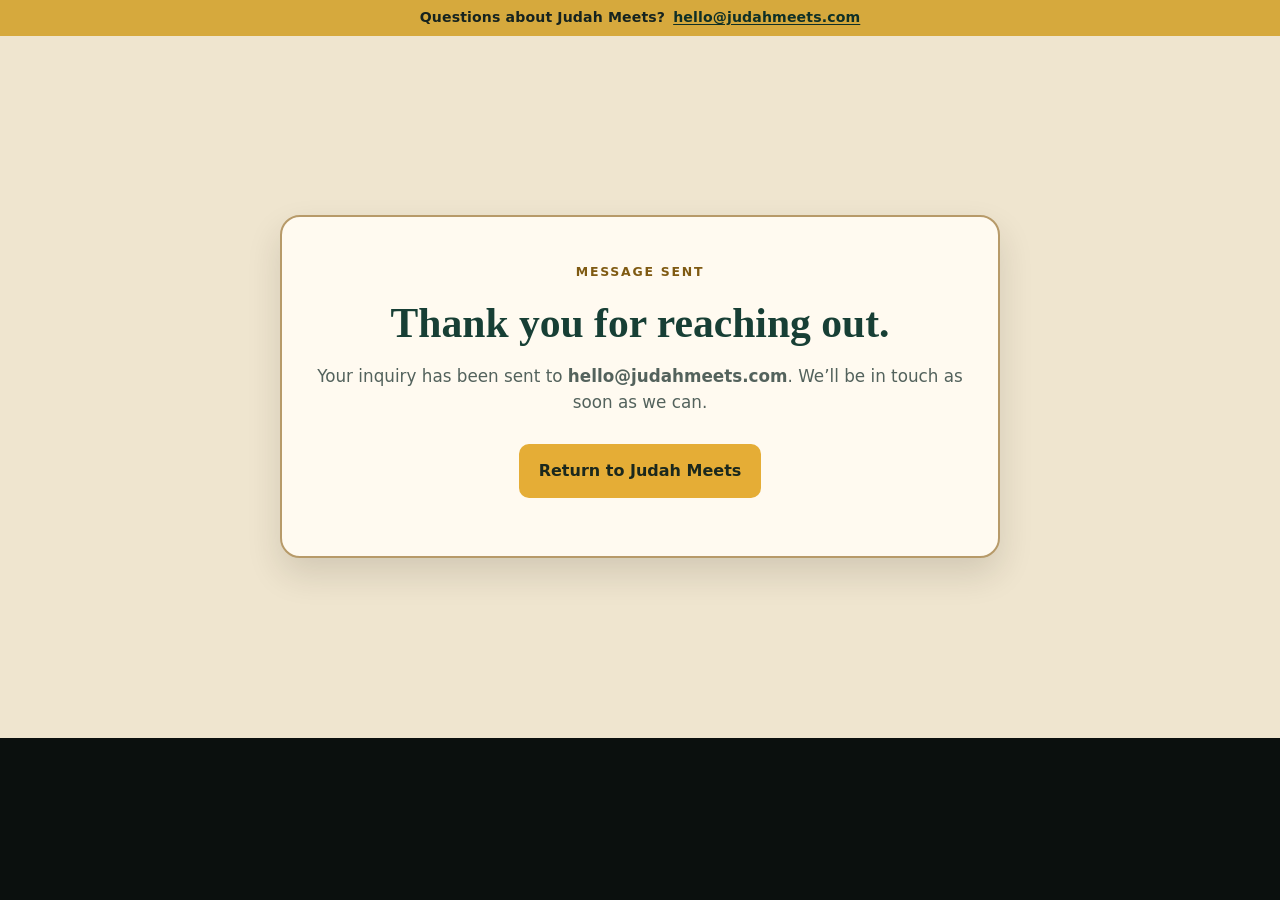
<file: thanks.html>
<!doctype html>
<html lang="en">
<head>
<meta charset="utf-8">
<meta name="viewport" content="width=device-width,initial-scale=1">
<title>Thank You | Judah Meets</title>
<link rel="stylesheet" href="styles.css">
</head>
<body>
<div class="contact-utility">
  <span>Questions about Judah Meets?</span>
  <a href="mailto:hello@judahmeets.com">hello@judahmeets.com</a>
</div>
<main style="min-height:78vh;display:grid;place-items:center;padding:40px 20px;background:#efe5cf;">
  <section style="max-width:720px;text-align:center;background:#fffaf0;border:2px solid #b79a69;border-radius:20px;padding:42px 30px;box-shadow:0 16px 34px rgba(46,35,21,.14);">
    <span class="kicker dark">MESSAGE SENT</span>
    <h1 style="color:#173f35;font:700 2.6rem Georgia,serif;margin:.35em 0;">Thank you for reaching out.</h1>
    <p style="color:#53625c;font-size:1.05rem;">Your inquiry has been sent to <strong>hello@judahmeets.com</strong>. We’ll be in touch as soon as we can.</p>
    <p style="margin-top:28px;"><a class="btn primary" href="index.html">Return to Judah Meets</a></p>
  </section>
</main>
</body>
</html>
</file>
<file: styles.css>
:root{
 --chalk:#111a17;--chalk2:#17231f;--cream:#f3ead8;--paper:#ead9b8;--gold:#d9a640;
 --gold2:#f2cf70;--navy:#1b425e;--blue:#2e769d;--green:#65834d;--purple:#76518f;
 --wood:#684126;--ink:#1c2420;--muted:#c9c1b2;
}
*{box-sizing:border-box}html{scroll-behavior:smooth}
body{margin:0;background:#0b100e;color:#f6efdf;font-family:Inter,system-ui,-apple-system,Segoe UI,sans-serif;line-height:1.55}
a{color:inherit;text-decoration:none}img{max-width:100%}
.site-header{position:sticky;top:0;z-index:20;height:78px;background:#0a0f0de8;backdrop-filter:blur(12px);border-bottom:3px solid var(--wood);display:flex;align-items:center;justify-content:space-between;padding:0 4vw}
.brand{display:flex;align-items:center;gap:12px}.brand img{width:54px;height:54px;border-radius:50%;object-fit:cover;border:2px solid var(--gold)}
.brand strong{display:block;font:700 24px Georgia,serif;letter-spacing:.05em}.brand small{display:block;color:var(--gold2);font-family:cursive}
nav{display:flex;gap:24px;align-items:center}nav a{color:#eee6d8}.sign-in{border:1px solid var(--gold);padding:9px 14px;border-radius:4px}
.menu-toggle{display:none;background:none;border:0;color:white;font-size:28px}
.chalkboard{background:radial-gradient(circle at 42% 22%,#22332c,#101714 62%);position:relative;overflow:hidden}
.chalkboard:after{content:"";position:absolute;inset:0;pointer-events:none;opacity:.05;background-image:linear-gradient(90deg,#fff 1px,transparent 1px),linear-gradient(#fff 1px,transparent 1px);background-size:46px 46px}
.hero{border-bottom:12px solid var(--wood)}.hero-inner{min-height:720px;display:grid;grid-template-columns:1.05fr .95fr;gap:40px;width:min(1200px,92vw);margin:auto;align-items:center;position:relative;z-index:2}
.hero-copy h1,.section-heading h2,.course-purchase h3,.parents h2,.future-podcast h2{font-family:Georgia,serif;line-height:1.05}
.hero-copy h1{font-size:clamp(3.5rem,7vw,6.8rem);margin:.25em 0}.hero-copy p{font-size:1.18rem;max-width:660px;color:#e6dfd2}
.kicker{display:inline-block;color:var(--gold2);font-weight:900;letter-spacing:.14em;font-size:.78rem}.kicker.dark{color:#7f5a12}
.hero-actions{display:flex;gap:12px;flex-wrap:wrap;margin:28px 0}.btn{display:inline-block;padding:13px 18px;border-radius:5px;font-weight:800;border:2px solid transparent}.btn.primary{background:var(--gold);color:#17130a}.btn.ghost{border-color:#d9d1c3;color:#fff}.tagline{font-family:cursive;color:var(--gold2)!important}
.hero-duo{display:grid;grid-template-columns:1fr 1fr;gap:16px;align-items:end}.character-cutout{background:#f2e6cc;border:10px solid var(--wood);padding:10px;color:#1e211e;box-shadow:0 18px 45px #0008;transform:rotate(-1deg)}.character-cutout:nth-child(2){transform:rotate(1.5deg)}.character-cutout img{width:100%;aspect-ratio:4/5;object-fit:cover;object-position:top}.character-cutout span{display:block;text-align:center;font:bold 18px cursive;padding:8px;color:#233129}
.chalk-doodles{position:absolute;inset:0;z-index:1;color:#ffffff20;font-family:cursive}.star{position:absolute;font-size:80px}.s1{left:48%;top:9%}.s2{left:8%;bottom:12%}.a1{right:8%;top:12%;font-size:120px}.scribble{position:absolute;right:6%;bottom:6%;font-size:30px;transform:rotate(-4deg)}
.classroom-strip{display:grid;grid-template-columns:repeat(3,1fr);background:#eadbc0;color:#1f2924;border-bottom:8px solid var(--wood)}.strip-item{padding:30px 5vw;text-align:center;border-right:1px solid #c6ad84}.strip-item:last-child{border-right:0}.strip-item b{display:block;font:700 20px Georgia,serif;color:var(--navy)}.strip-item span{font-size:.93rem}
section{padding:78px 5vw}.adventures{background:#f3ead8;color:var(--ink)}.section-heading{max-width:780px;margin:0 auto 34px;text-align:center}.section-heading h2{font-size:clamp(2.6rem,5vw,4.6rem);margin:.18em 0}.section-heading p{color:#596158;font-size:1.08rem}.section-heading.light p{color:#d5cec1}
.featured-board{display:grid;grid-template-columns:1.05fr .95fr;gap:28px;width:min(1180px,100%);margin:auto}.board-frame{background:var(--wood);padding:14px;border-radius:8px;box-shadow:0 15px 38px #0003}.board-content{min-height:430px;padding:34px;background:radial-gradient(circle at 60% 30%,#203028,#101714 68%);color:white;border:2px solid #a17b50}.chalk-label{color:var(--gold2);font-weight:800}.board-content h3{font:700 48px Georgia,serif;margin:8px 0;color:#fff}.course-sub{font:24px Georgia,serif;color:#e7ddc8}.promise-path{display:flex;gap:9px;align-items:center;flex-wrap:wrap;margin:34px 0}.promise-path span{border:1px solid #d6cdbd;padding:9px 11px;border-radius:7px;font-family:cursive}.promise-path i{color:var(--gold2);font-size:22px}.chalk-note{font:24px cursive;color:var(--gold2)}
.course-purchase{display:flex;flex-direction:column;justify-content:center}.course-purchase h3{font-size:3.1rem;margin:.2em 0}.course-purchase p{color:#596158}.price-cards{display:grid;grid-template-columns:1fr 1fr;gap:12px;margin:18px 0}.price-card{border:1px solid #a98d64;background:#f8f0df;padding:16px}.price-card small,.price-card span{display:block}.price-card strong{font-size:2rem;color:var(--navy)}.featured-price{border:2px solid var(--blue)}
.week-path{display:grid;grid-template-columns:repeat(6,1fr);gap:10px;width:min(1180px,100%);margin:38px auto 0}.week-path article{background:#fff9ed;border:1px solid #d6c4a2;padding:16px;min-height:180px;border-radius:10px}.week-path b{font-size:1.8rem;color:var(--gold)}.week-path h4{font:700 20px Georgia,serif;margin:.4em 0;color:var(--navy)}.week-path p{font-size:.9rem;color:#6c7069}
.guides{background:#111815;color:#f6efdf}.guide-grid{display:grid;grid-template-columns:1fr 1fr;gap:30px;width:min(1180px,100%);margin:auto}.guide-card{background:#f3ead8;color:#1d231f;border:10px solid var(--wood);box-shadow:0 16px 40px #0007}.guide-card img{width:100%;aspect-ratio:16/11;object-fit:cover;object-position:top}.guide-copy{padding:24px}.name-tag{display:inline-block;background:var(--navy);color:#fff;padding:6px 10px;font-weight:900;letter-spacing:.12em}.name-tag.noa{background:var(--green)}.guide-copy h3{font:700 34px Georgia,serif;margin:.3em 0}.guide-copy p{color:#525951}.traits{display:flex;gap:8px;flex-wrap:wrap}.traits span{background:#e5d6b6;padding:7px 10px;border-radius:999px;font-size:.88rem;font-weight:700}.duo-note{width:min(1180px,100%);margin:28px auto 0;border:1px dashed #c7bda9;padding:22px;text-align:center}.duo-note strong{font:700 28px Georgia,serif;color:var(--gold2)}.duo-note p{margin:.4em 0;color:#d7cfc2}
.products{background:#eadbc0;color:var(--ink)}.product-grid{display:grid;grid-template-columns:repeat(3,1fr);gap:20px;width:min(1100px,100%);margin:auto}.product-grid article{background:#f8f1e4;border:1px solid #c8b28c;padding:28px;border-radius:8px}.product-grid .icon{font-size:34px;color:var(--navy)}.product-grid h3{font:700 28px Georgia,serif;margin:.3em 0}.product-grid p{color:#656b64}.product-grid a{font-weight:800;color:var(--navy)}
.parents{border-top:12px solid var(--wood);border-bottom:12px solid var(--wood)}.parents-inner{width:min(1100px,100%);margin:auto;display:grid;grid-template-columns:1.1fr .9fr;gap:50px;position:relative;z-index:2}.parents h2{font-size:4rem;margin:.2em 0}.parents p{color:#e0d8cb}.chalk-list{display:grid;grid-template-columns:1fr 1fr;gap:12px;align-content:center}.chalk-list span{border:1px dashed #bdb5a6;padding:14px;font-family:cursive;color:#f1eadf}
.future-podcast{background:#f3ead8;color:var(--ink)}.signin{background:#101714}.signin-card{width:min(850px,92vw);margin:auto;background:#eadbc0;color:#1c2420;padding:40px;text-align:center;border:10px solid var(--wood)}.signin-card h2{font:700 42px Georgia,serif;margin:.2em}
footer{padding:30px 5vw;background:#080c0a;color:#a29b8d}.footer-inner{display:flex;justify-content:space-between;gap:20px;flex-wrap:wrap}.footer-inner strong{display:block}.footer-inner small{color:var(--gold2)}
@media(max-width:950px){nav{display:none}nav.open{display:flex;position:absolute;top:78px;right:12px;flex-direction:column;background:#0d1311;padding:20px}.menu-toggle{display:block}.hero-inner,.featured-board,.guide-grid,.parents-inner{grid-template-columns:1fr}.hero-duo{max-width:700px}.week-path{grid-template-columns:repeat(2,1fr)}.product-grid,.classroom-strip{grid-template-columns:1fr}.strip-item{border-right:0;border-bottom:1px solid #c6ad84}}
@media(max-width:600px){.brand strong{font-size:18px}.brand small{display:none}.hero-inner{min-height:auto;padding:70px 0}.hero-duo{grid-template-columns:1fr}.price-cards,.chalk-list{grid-template-columns:1fr}.week-path{grid-template-columns:1fr}}

.two-products{grid-template-columns:repeat(2,minmax(0,1fr));max-width:850px}
@media(max-width:700px){.two-products{grid-template-columns:1fr}}

/* Official character cutouts — no poster/card background */
.guide-card .character-only{
  display:block;
  width:auto;
  max-width:88%;
  height:470px;
  object-fit:contain;
  object-position:center bottom;
  margin:24px auto 0;
  filter:drop-shadow(0 18px 18px rgba(0,0,0,.25));
  background:transparent;
}
.guide-card{
  overflow:visible;
}
.guide-card .guide-copy{
  position:relative;
  z-index:2;
}
.copyright-line{
  width:100%;
  text-align:center;
  color:#d8d0c2;
  font-size:.9rem;
  padding:8px 0 2px;
}
@media(max-width:700px){
  .guide-card .character-only{height:390px;max-width:96%}
}


/* CLEAN CHARACTER PRESENTATION */
.guide-card{
  background:transparent !important;
  border:1px solid rgba(242,207,112,.30) !important;
  box-shadow:none !important;
  padding-top:18px;
}
.guide-card .character-only{
  display:block;
  height:500px;
  width:100%;
  max-width:460px;
  object-fit:contain;
  object-position:center bottom;
  margin:0 auto;
  padding:0;
  background:transparent !important;
  border:0 !important;
  box-shadow:none !important;
  filter:drop-shadow(0 16px 12px rgba(0,0,0,.28));
}
.guide-card .guide-copy{
  background:rgba(243,234,216,.96);
  margin:0 16px 16px;
  border-radius:12px;
  border:1px solid rgba(217,166,64,.35);
}
.guide-card img.character-only{
  aspect-ratio:auto !important;
}
.copyright-line{
  display:block;
  width:100%;
  text-align:center;
  color:#efe7d8;
  font-size:.92rem;
  padding:10px 0 4px;
}
@media(max-width:700px){
  .guide-card .character-only{height:400px;max-width:360px}
}

/* Meet Judah & Noa feature artwork */
.meet-guides-feature{
  width:min(1180px,100%);
  margin:0 auto 28px;
  background:#0f1714;
  border:10px solid var(--wood);
  box-shadow:0 18px 48px rgba(0,0,0,.45);
  overflow:visible;
}
.meet-guides-feature img{
  display:block;
  width:100%;
  height:auto;
}
@media(max-width:700px){
  .meet-guides-feature{border-width:6px}
}

.study-video{
  background:#eadbc0;
  color:var(--ink);
}
.video-shell{
  width:min(1050px,92vw);
  margin:0 auto;
  background:#0d1512;
  border:12px solid var(--wood);
  box-shadow:0 20px 55px rgba(0,0,0,.28);
  padding:10px;
}
.video-shell video{
  display:block;
  width:100%;
  height:auto;
  background:#000;
}

/* YouTube-hosted Bible study commercial */
.youtube-shell{
  padding:10px;
}
.youtube-frame{
  position:relative;
  width:100%;
  aspect-ratio:16/9;
  overflow:visible;
  background:#000;
}
.youtube-frame iframe{
  position:absolute;
  inset:0;
  width:100%;
  height:100%;
  border:0;
  display:block;
}

.plan-options{display:grid;grid-template-columns:repeat(3,minmax(0,1fr));gap:12px;margin:22px 0}
.plan-card{background:#f8f0df;border:1px solid #a98d64;padding:18px;min-height:190px}
.plan-card small{display:block;color:#7f5a12;font-weight:900;letter-spacing:.08em;margin-bottom:8px}
.plan-card h4{margin:.15em 0 .45em;color:var(--navy);font:700 1.35rem Georgia,serif}
.plan-card p{margin:0;color:#596158;font-size:.95rem}
@media(max-width:850px){.plan-options{grid-template-columns:1fr}}

.contact-section{padding:72px 20px;background:#efe5cf}
.contact-intro{max-width:760px;margin:0 auto 28px;text-align:center}
.contact-intro p{max-width:680px;margin:0 auto}
.contact-form-shell{max-width:900px;margin:0 auto;padding:14px;background:#f8f0df;border:2px solid #a98d64;box-shadow:0 14px 34px rgba(32,43,38,.16);border-radius:18px;overflow:hidden}
.contact-form-shell iframe{display:block;width:100%;min-height:1180px;border:0;background:#f8f0df;border-radius:12px}
@media(max-width:700px){.contact-section{padding:48px 10px}.contact-form-shell{padding:6px}.contact-form-shell iframe{min-height:1320px}}





/* Symmetric fan: 30° outward from upright on each side */
.curriculum-preview-card:first-child img{
  transform:rotate(-30deg);
}
.curriculum-preview-card:last-child img{
  transform:rotate(30deg);
}
.curriculum-preview-card figcaption{
  display:none;
}
@media(max-width:900px){
  .curriculum-preview-grid{
    min-height:610px;
    transform:scale(.82);
    transform-origin:top center;
    margin-bottom:-90px;
  }
}
@media(max-width:650px){
  .curriculum-preview-grid{
    min-height:auto;
    display:grid;
    grid-template-columns:1fr;
    gap:28px;
    padding:30px 0 50px;
    transform:none;
    margin-bottom:0;
  }
  .curriculum-preview-card{
    width:min(90vw,420px);
    height:auto;
    margin:0 auto !important;
  }
  .curriculum-preview-card img{
    width:min(78vw,390px);
    height:auto;
    aspect-ratio:390/550;
    object-fit:contain;
    transform:none !important;
  }
}


/* Curriculum feature board — matches approved chalkboard concept */
.curriculum-preview{
  padding:0;
  background:#111;
  border-top:8px solid var(--wood);
  border-bottom:8px solid var(--wood);
}
.curriculum-board{
  width:min(1180px,100%);
  margin:0 auto;
  padding:34px 38px 42px;
  color:#fff;
  background:
    radial-gradient(circle at 50% 25%,rgba(255,255,255,.035),transparent 30%),
    linear-gradient(rgba(255,255,255,.015),rgba(255,255,255,.015)),
    #171a19;
  box-shadow:inset 0 0 70px rgba(0,0,0,.45);
  overflow:visible;
}
.curriculum-board-heading{
  text-align:center;
  margin-bottom:8px;
}
.chalk-stars{
  color:#eee8dc;
  font-family:"Comic Sans MS","Bradley Hand",cursive;
  font-size:1rem;
  letter-spacing:.15em;
}
.curriculum-board-heading h2{
  margin:.1em 0 .15em;
  color:#f4efe3;
  font:700 clamp(2rem,4vw,4rem) Georgia,serif;
  letter-spacing:.015em;
  text-shadow:0 2px 0 rgba(255,255,255,.04);
}
.chalk-subtitle{
  max-width:620px;
  margin:0 auto;
  color:#e8bc4e;
  font-family:"Comic Sans MS","Bradley Hand",cursive;
  font-size:clamp(1.25rem,2.3vw,2rem);
  line-height:1.18;
}
.curriculum-scene{
  min-height:570px;
  display:grid;
  grid-template-columns:1fr 320px 1fr;
  align-items:center;
  justify-items:center;
  gap:0;
  position:relative;
}
.curriculum-cover{
  width:320px;
  height:452px;
  margin:0;
  display:flex;
  align-items:center;
  justify-content:center;
  position:relative;
}
.curriculum-cover img{
  display:block;
  width:320px;
  height:452px;
  object-fit:contain;
  background:transparent;
  border:0;
  box-shadow:0 18px 36px rgba(0,0,0,.38);
  transform-origin:50% 84%;
}
.curriculum-cover-left{
  justify-self:end;
  margin-right:-8px;
}
.curriculum-cover-right{
  justify-self:start;
  margin-left:-8px;
}
.curriculum-cover-left img{
  transform:rotate(-15deg);
}
.curriculum-cover-right img{
  transform:rotate(15deg);
}
.curriculum-center-copy{
  text-align:center;
  color:#f5f1e8;
  z-index:3;
  align-self:center;
  padding:0 10px;
}
.curriculum-center-copy p{
  margin:0 auto 22px;
  max-width:300px;
  font-size:.98rem;
  line-height:1.55;
}
.chalk-bible{
  margin:4px auto 12px;
  color:#f4f1e8;
  font-size:2rem;
  line-height:1.05;
  filter:grayscale(1) brightness(1.8);
}
.one-story{
  color:#f4f1e8;
  font-family:"Comic Sans MS","Bradley Hand",cursive;
  font-size:1.45rem;
  line-height:1.35;
}
.coming-soon-plank{
  width:min(680px,90%);
  margin:8px auto 0;
  padding:16px 24px 13px;
  text-align:center;
  color:#fff2d2;
  background:
    repeating-linear-gradient(
      0deg,
      rgba(255,255,255,.025) 0 3px,
      rgba(0,0,0,.03) 3px 6px
    ),
    linear-gradient(90deg,#4b2d18,#6c4020 45%,#4b2d18);
  border:4px solid #2c1a10;
  border-radius:8px;
  box-shadow:0 8px 20px rgba(0,0,0,.35);
}
.coming-soon-plank strong{
  display:block;
  color:#f2bd3d;
  font-size:1.25rem;
  letter-spacing:.02em;
}
.coming-soon-plank span{
  display:block;
  margin-top:4px;
  font-size:.92rem;
  line-height:1.3;
}
@media(max-width:980px){
  .curriculum-scene{
    grid-template-columns:1fr 250px 1fr;
    min-height:570px;
  }
  .curriculum-cover,
  .curriculum-cover img{
    width:255px;
    height:360px;
  }
  .curriculum-center-copy p{font-size:.88rem}
  .one-story{font-size:1.2rem}
}
@media(max-width:760px){
  .curriculum-board{padding:30px 18px 36px}
  .curriculum-scene{
    grid-template-columns:1fr 1fr;
    min-height:auto;
    padding-top:30px;
    gap:6px;
  }
  .curriculum-center-copy{
    grid-column:1 / -1;
    grid-row:2;
    padding:28px 16px 8px;
  }
  .curriculum-cover{
    width:46vw;
    height:auto;
  }
  .curriculum-cover img{
    width:43vw;
    height:auto;
    aspect-ratio:390/550;
    object-fit:contain;
  }
  .curriculum-cover-left,
  .curriculum-cover-right{
    margin:0;
    justify-self:center;
  }
  .curriculum-cover-left img{transform:rotate(-10deg)}
  .curriculum-cover-right img{transform:rotate(10deg)}
  .coming-soon-plank{margin-top:10px}
}


/* 2026-08-17 cover clipping fix */
.curriculum-preview{
  overflow:visible !important;
}
.curriculum-board{
  overflow:visible !important;
  padding-left:52px;
  padding-right:52px;
}
.curriculum-scene{
  min-height:570px !important;
}
.curriculum-cover,
.curriculum-cover img{
  width:320px !important;
  height:452px !important;
}
.curriculum-cover-left{
  margin-right:14px !important;
}
.curriculum-cover-right{
  margin-left:14px !important;
}
.coming-soon-plank{
  margin-top:8px !important;
}
@media(max-width:980px){
  .curriculum-scene{
    min-height:500px !important;
  }
  .curriculum-cover,
  .curriculum-cover img{
    width:255px !important;
    height:360px !important;
  }
}
@media(max-width:760px){
  .curriculum-board{
    padding-left:18px;
    padding-right:18px;
  }
  .curriculum-cover,
  .curriculum-cover img{
    width:43vw !important;
    height:auto !important;
  }
}


/* 2026-08-17 Request More Information contrast fix */
a[href="#contact"],
.request-info,
.request-more-info{
  color:#132f27 !important;
  text-shadow:none !important;
}
a[href="#contact"]:hover,
.request-info:hover,
.request-more-info:hover{
  color:#071b16 !important;
}


/* 2026-08-17 contact heading contrast fix */
.contact-section .contact-intro h2{
  color:#173f35 !important;
  text-shadow:none !important;
}
.contact-section .contact-intro p{
  color:#2f4b43 !important;
}
.contact-section .contact-intro .kicker{
  color:#8a6219 !important;
}


/* Market-ready contact + pricing update — 2026-08-26 */
.contact-utility{
  display:flex;
  justify-content:center;
  align-items:center;
  gap:8px;
  padding:7px 16px;
  background:#d6a93d;
  color:#16231f;
  font-size:.88rem;
  font-weight:700;
  letter-spacing:.01em;
}
.contact-utility a{
  color:#0f3027;
  font-weight:900;
  text-decoration:underline;
  text-underline-offset:2px;
}
.contact-email-inline{
  color:#174d3f;
  font-weight:900;
  text-decoration:underline;
  text-underline-offset:2px;
}
.native-contact-shell{
  max-width:760px;
  overflow:visible;
}
.inquiry-form{
  display:grid;
  gap:18px;
  padding:22px;
}
.form-row{
  display:grid;
  gap:7px;
}
.form-row label{
  color:#173f35;
  font-weight:900;
}
.form-row input,
.form-row textarea{
  width:100%;
  box-sizing:border-box;
  border:2px solid #a98d64;
  border-radius:10px;
  background:#fffdf8;
  color:#1e2d28;
  font:inherit;
  padding:12px 14px;
  outline:none;
}
.form-row input:focus,
.form-row textarea:focus{
  border-color:#7a5a20;
  box-shadow:0 0 0 3px rgba(216,170,60,.18);
}
.form-row textarea{
  resize:vertical;
  min-height:190px;
}
.inquiry-submit{
  justify-self:start;
  border:0;
  cursor:pointer;
  font:inherit;
}
.form-note{
  margin:0;
  color:#53625c;
  font-size:.86rem;
}
.honeypot{
  position:absolute !important;
  left:-10000px !important;
  width:1px !important;
  height:1px !important;
  overflow:hidden !important;
}

.study-options{
  padding:78px 22px;
  background:#efe5cf;
  color:#1d2a26;
  border-top:8px solid var(--wood);
  border-bottom:8px solid var(--wood);
}
.study-options .section-heading{
  max-width:900px;
}
.study-options .section-heading p{
  max-width:850px;
  margin-left:auto;
  margin-right:auto;
}
.family-study-note{
  color:#344942;
  font-weight:600;
}
.pricing-grid{
  width:min(1080px,100%);
  margin:36px auto 0;
  display:grid;
  grid-template-columns:repeat(3,minmax(0,1fr));
  gap:22px;
}
.pricing-card{
  background:#fffaf0;
  border:2px solid #b79a69;
  border-radius:18px;
  padding:26px 24px;
  box-shadow:0 14px 30px rgba(46,35,21,.12);
}
.pricing-card.featured{
  border-color:#d6a93d;
  box-shadow:0 16px 34px rgba(127,91,26,.18);
}
.pricing-label{
  display:block;
  color:#8a6219;
  font-size:.76rem;
  font-weight:900;
  letter-spacing:.12em;
}
.pricing-card h3{
  margin:.35em 0 .5em;
  color:#183b31;
  font:700 1.55rem Georgia,serif;
}
.pricing-description{
  min-height:72px;
  color:#5c6963;
}
.price-row{
  display:flex;
  justify-content:space-between;
  gap:20px;
  padding:11px 0;
  border-top:1px solid #d8c7a9;
  color:#33443e;
}
.price-row strong{
  color:#173f35;
  font-size:1.12rem;
}
.pricing-disclaimer{
  width:min(1080px,100%);
  margin:20px auto 0;
  color:#5d625f;
  text-align:center;
  font-size:.88rem;
}
.footer-contact-email{
  display:inline-block;
  margin-top:6px;
  color:#f0c75a;
  font-weight:900;
  text-decoration:underline;
  text-underline-offset:3px;
}

@media(max-width:860px){
  .pricing-grid{grid-template-columns:1fr}
  .pricing-description{min-height:auto}
}
@media(max-width:600px){
  .contact-utility{
    flex-direction:column;
    gap:2px;
    text-align:center;
  }
  .inquiry-form{padding:14px}
}


/* Family bundles + MagCloud speed bump — 2026-08-26 */
.family-bundles{
  padding:76px 22px;
  background:#e7dcc4;
  color:#1d2a26;
}
.bundle-series-grid{
  width:min(1160px,100%);
  margin:36px auto 0;
  display:grid;
  grid-template-columns:repeat(2,minmax(0,1fr));
  gap:28px;
}
.bundle-series{
  background:#f9f1df;
  border:2px solid #b79a69;
  border-radius:18px;
  padding:26px;
  box-shadow:0 14px 30px rgba(46,35,21,.12);
}
.bundle-series > h3{
  margin:0 0 20px;
  color:#173f35;
  text-align:center;
  font:700 1.8rem Georgia,serif;
}
.bundle-options{
  display:grid;
  gap:18px;
}
.bundle-card{
  background:#fffdf7;
  border:1px solid #cfb98f;
  border-radius:14px;
  padding:20px;
}
.bundle-card.tabloid-bundle{
  border:2px solid #d6a93d;
}
.bundle-label{
  color:#8a6219;
  font-size:.73rem;
  font-weight:900;
  letter-spacing:.1em;
}
.bundle-card h4{
  margin:.45em 0 .8em;
  color:#2c423a;
  line-height:1.35;
}
.bundle-price-line{
  display:flex;
  justify-content:space-between;
  gap:18px;
  padding:9px 0;
  border-top:1px solid #dfd0b4;
}
.bundle-price-line strong{color:#173f35}
.bundle-price-line.special span,
.bundle-price-line.special strong{
  color:#8a6219;
  font-weight:900;
}
.bundle-card .magcloud-link{
  display:inline-flex;
  margin-top:15px;
}
.magcloud-link[aria-disabled="true"]{
  opacity:.58;
  cursor:not-allowed;
}
.external-modal[hidden]{display:none}
.external-modal{
  position:fixed;
  inset:0;
  z-index:9999;
  display:grid;
  place-items:center;
  padding:20px;
}
.external-modal-backdrop{
  position:absolute;
  inset:0;
  background:rgba(9,17,14,.76);
}
.external-modal-dialog{
  position:relative;
  width:min(600px,100%);
  background:#f8f0df;
  color:#24352f;
  border:8px solid var(--wood);
  border-radius:16px;
  padding:32px;
  box-shadow:0 24px 70px rgba(0,0,0,.4);
}
.external-modal-dialog h2{
  margin:.25em 0 .55em;
  color:#173f35;
  font:700 2rem Georgia,serif;
}
.external-modal-close{
  position:absolute;
  top:8px;
  right:12px;
  border:0;
  background:transparent;
  color:#173f35;
  font-size:2rem;
  cursor:pointer;
}
.external-modal-actions{
  display:flex;
  justify-content:flex-end;
  gap:12px;
  margin-top:24px;
  flex-wrap:wrap;
}
.modal-stay{
  color:#173f35;
  border:2px solid #8f7651;
}
@media(max-width:820px){
  .bundle-series-grid{grid-template-columns:1fr}
}


/* 2026-08-26 bundle cover art */
.bundle-cover-pair{
  display:flex;
  justify-content:center;
  align-items:flex-end;
  gap:18px;
  margin:0 auto 26px;
  min-height:320px;
  padding:8px 4px 4px;
}
.bundle-cover-pair img{
  display:block;
  width:min(42%,220px);
  height:300px;
  object-fit:contain;
  background:#fffaf0;
  border:1px solid #c8b28d;
  box-shadow:0 16px 28px rgba(44,33,20,.18);
}
@media(max-width:900px){
  .bundle-cover-pair img{
    width:min(44%,190px);
    height:270px;
  }
}
@media(max-width:560px){
  .bundle-cover-pair{
    gap:10px;
    min-height:240px;
  }
  .bundle-cover-pair img{
    width:46%;
    height:230px;
  }
}


/* 2026-08-26 streamlined purchase flow */
.single-item-prices{
  width:min(920px,100%);
  margin:26px auto 12px;
  display:grid;
  grid-template-columns:repeat(3,minmax(0,1fr));
  gap:12px;
}
.single-item-prices span{
  display:flex;
  align-items:center;
  justify-content:center;
  min-height:72px;
  padding:13px 15px;
  text-align:center;
  background:#fffaf0;
  border:1px solid #cdb88f;
  border-radius:12px;
  color:#35473f;
  line-height:1.35;
}
.shipping-callout{
  width:min(820px,100%);
  margin:14px auto 34px;
  padding:12px 18px;
  text-align:center;
  color:#513c18;
  background:#f3dfaa;
  border:1px solid #d1a84c;
  border-radius:10px;
}
.magcloud-link[aria-disabled="true"]{
  pointer-events:none;
  opacity:.68;
}
@media(max-width:820px){
  .single-item-prices{grid-template-columns:1fr}
}

/* Live MagCloud purchase links — 2026-08-26 */
.series-purchase-links{
  display:grid;
  gap:10px;
  margin-top:20px;
}
.series-purchase-links .btn{
  text-align:center;
  justify-content:center;
}


/* 2026-08-26 collection purchase flow */
.bundle-selection-list{
  margin:.35rem 0 1rem 1.2rem;
  padding:0;
  color:#40514a;
}
.bundle-selection-list li{
  margin:.35rem 0;
}
.collection-link{
  display:flex;
  justify-content:center;
  width:100%;
  margin-top:20px;
  text-align:center;
}


/* 2026-08-26 MagCloud ordering instructions */
.magcloud-instructions{
  width:min(920px,100%);
  margin:28px auto 34px;
  padding:24px 28px;
  background:#fffaf0;
  border:2px solid #c7ad79;
  border-radius:16px;
  box-shadow:0 12px 26px rgba(45,34,20,.10);
  color:#33463f;
}
.magcloud-instructions h3{
  margin:.35em 0 .7em;
  color:#173f35;
  font:700 1.6rem Georgia,serif;
}
.magcloud-instructions ol{
  margin:0 0 16px 1.25rem;
  padding:0;
}
.magcloud-instructions li{
  margin:.55rem 0;
  line-height:1.45;
}
.magcloud-instructions p{
  margin:.65rem 0 0;
}
.magcloud-instructions .digital-note{
  color:#5c5140;
}


/* Noah launch card — 2026-09-14 */
.noah-series{
  grid-column:1 / -1;
  width:min(760px,100%);
  justify-self:center;
}
.featured-study-card p{
  margin:.6rem 0;
  color:#40514a;
  line-height:1.5;
}
@media(max-width:820px){
  .noah-series{grid-column:auto;width:100%}
}
.noah-complete-study{margin:18px auto 4px;padding:12px 16px;max-width:680px;text-align:center;background:#f3dfaa;border:1px solid #d1a84c;border-radius:10px;color:#513c18}

/* 2026-09-14 uniform study-series layout */
.study-series-grid{
  width:min(1200px,100%);
  margin:36px auto 0;
  display:grid;
  grid-template-columns:repeat(3,minmax(0,1fr));
  gap:24px;
  align-items:stretch;
}
.study-series-card{
  display:flex;
  flex-direction:column;
  background:#f9f1df;
  border:2px solid #b79a69;
  border-radius:18px;
  padding:24px;
  box-shadow:0 14px 30px rgba(46,35,21,.12);
}
.study-series-card h3{
  min-height:2.4em;
  margin:0 0 18px;
  text-align:center;
  color:#173f35;
  font:700 1.65rem Georgia,serif;
}
.study-cover-pair{
  display:flex;
  justify-content:center;
  align-items:flex-end;
  gap:12px;
  min-height:300px;
  margin:0 auto 22px;
}
.study-cover-pair img{
  display:block;
  width:46%;
  height:285px;
  object-fit:contain;
  background:#fffaf0;
  border:1px solid #c8b28d;
  box-shadow:0 14px 26px rgba(44,33,20,.16);
}
.study-product-list{
  display:grid;
  gap:10px;
  margin-bottom:16px;
}
.study-product{
  padding:13px 14px;
  background:#fffdf7;
  border:1px solid #d4c19e;
  border-radius:11px;
}
.study-product span{
  display:block;
  color:#8a6219;
  font-size:.78rem;
  font-weight:900;
  letter-spacing:.04em;
  text-transform:uppercase;
}
.study-product strong{
  display:block;
  margin-top:4px;
  color:#173f35;
  font-size:.98rem;
}
.study-support-copy{
  flex:1;
  margin:0 0 20px;
  color:#4b5b54;
  line-height:1.5;
}
.study-series-card .collection-link{
  display:flex;
  justify-content:center;
  width:100%;
  margin-top:auto;
  text-align:center;
}
@media(max-width:1000px){
  .study-series-grid{grid-template-columns:1fr}
  .study-series-card{max-width:760px;width:100%;justify-self:center}
  .study-cover-pair{min-height:360px}
  .study-cover-pair img{width:min(42%,250px);height:340px}
}
@media(max-width:560px){
  .study-cover-pair{min-height:240px;gap:8px}
  .study-cover-pair img{width:47%;height:230px}
}

/* Family activity, previews, and purchase guidance */
.classroom-strip a,.text-link,.sample-link,.family-faq a,.handoff-text-link{
  text-decoration:underline;
  text-underline-offset:.18em;
}
.mini-adventure,.family-faq{
  background:#f3ead8;
  color:#1d2a26;
}
.adventure-content{
  width:min(1100px,100%);
  margin:auto;
  display:grid;
  grid-template-columns:1fr 1fr;
  gap:24px;
}
.question-board,.activity-card,.faq-list{
  background:#fffaf0;
  border:2px solid #c7ad79;
  border-radius:16px;
  padding:26px;
}
.question-board h3,.activity-card h3{
  margin:.25em 0 .7em;
  color:#173f35;
  font:700 1.7rem Georgia,serif;
}
.question-board details,.faq-list details{border-top:1px solid #d6c4a2;padding:14px 0}
.question-board summary,.faq-list summary{cursor:pointer;color:#173f35;font-weight:800}
.question-board p,.faq-list p{margin:.65em 0 0}
.activity-card ol{padding-left:1.4em}
.activity-card li{margin:.6em 0}
.text-link,.sample-link,.family-faq a,.handoff-text-link{color:#174b3e;font-weight:700}
.study-total{margin:0 0 14px;padding:12px;background:#f3dfaa;border-radius:10px;color:#513c18}
.sample-link{display:block;margin:0 0 18px;font-size:.92rem}
.faq-list{width:min(850px,100%);margin:auto}
.faq-list details:first-child{border-top:0}
.pricing-disclaimer{max-width:900px;margin:26px auto 0;text-align:center}
:focus-visible{outline:3px solid #b77900;outline-offset:3px}
@media(max-width:760px){
  .adventure-content{grid-template-columns:1fr}
  .curriculum-cover{width:35vw !important;max-width:100%}
  .curriculum-cover img{width:100% !important}
  .curriculum-cover-left,.curriculum-cover-right{margin:0 !important}
}
@media(min-width:761px) and (max-width:1200px){
  .curriculum-scene{grid-template-columns:minmax(0,1fr) minmax(0,250px) minmax(0,1fr)}
  .curriculum-cover{width:100% !important;height:auto !important}
  .curriculum-cover img{width:min(90%,255px) !important;height:auto !important}
  .curriculum-cover-left,.curriculum-cover-right{margin:0 !important}
}
.hero-inner{width:min(1200px,92%)}
.video-shell{width:min(1050px,100%)}
@media(max-width:600px){
  .hero-inner,.parents-inner{grid-template-columns:minmax(0,1fr)}
  .hero-copy h1{font-size:clamp(2.6rem,11vw,3.5rem)}
  .parents h2{font-size:clamp(2.3rem,10vw,4rem);overflow-wrap:anywhere}
}

/* A brighter classroom for the adventure, with a quieter shopping area. */
section[id],article[id],div[id="creation-activity"]{scroll-margin-top:95px}
.site-header{
  background:rgba(255,251,242,.97);
  border-bottom:1px solid #e8dcc5;
  color:#183e35;
}
.brand small{color:#805923}
nav a,.menu-toggle{color:#183e35}
.sign-in{border-color:#bca16b}
.hero{
  position:relative;
  overflow:hidden;
  background:#f9f2e3;
  color:#183e35;
  border-bottom:0;
}
.hero-inner{
  min-height:600px;
  grid-template-columns:minmax(0,1fr) minmax(0,1fr);
  gap:40px;
}
.hero-copy h1{font-size:clamp(3.5rem,5.6vw,5.8rem);letter-spacing:-.035em}
.hero-copy p{color:#405c51;font-size:1.25rem}
.hero .kicker{color:#9a5d24}
.hero .tagline{color:#886324 !important;font-size:1rem}
.hero .btn.ghost{color:#174b3e;border-color:#174b3e;background:#fffaf0}
.btn{border-radius:10px}
.btn.primary{background:#e5ad36;color:#1b281d}
.btn.primary:hover{background:#f0c45b}
.hero-duo{
  position:relative;
  display:grid;
  grid-template-columns:repeat(2,minmax(0,1fr));
  align-items:end;
  gap:0;
  padding:48px 12px 0;
  background:#e2eee0;
  border-radius:48% 48% 20px 20px;
}
.character-cutout,.character-cutout:nth-child(2){
  position:relative;
  background:transparent;
  border:0;
  padding:0;
  box-shadow:none;
  transform:none;
}
.character-cutout img{
  display:block;
  width:100%;
  height:clamp(290px,32vw,440px);
  aspect-ratio:auto;
  object-fit:contain;
  object-position:center bottom;
}
.character-cutout span{
  position:absolute;
  z-index:1;
  top:-26px;
  left:0;
  padding:9px 13px;
  background:#fffdf6;
  border:2px solid #234f42;
  border-radius:18px 18px 18px 4px;
  box-shadow:0 5px 0 #c6dbcb;
  color:#234f42;
  font:700 .95rem/1.2 system-ui,sans-serif;
}
.noa-cutout span{left:auto;right:0;border-radius:18px 18px 4px 18px}
.hero-spark{position:absolute;color:#bc7925;font-size:2rem}
.hero-spark-one{left:5%;top:19%}
.hero-spark-two{right:7%;top:27%;color:#387e88}
.chalk-doodles{display:none}
.classroom-strip{background:#fffaf0;border-bottom:1px solid #e9dcc4}
.strip-item{padding:22px 4vw;border-color:#eadfcf}
.strip-item b{color:#235347;font:800 .85rem system-ui,sans-serif;letter-spacing:.06em}
.strip-item span{display:block;margin-top:5px;color:#52675b}
.guides{
  display:grid;
  grid-template-columns:minmax(0,.8fr) minmax(0,1.2fr);
  gap:clamp(30px,5vw,70px);
  align-items:center;
  background:#fffaf1;
  color:#183e35;
}
.guides-intro{max-width:480px;justify-self:end}
.guides-intro h2{font:700 clamp(2.6rem,4vw,4rem)/1.05 Georgia,serif;letter-spacing:-.03em;margin:.2em 0}
.guides-intro p{font-size:1.1rem;color:#486156}
.meet-guides-feature{
  width:100%;
  max-width:650px;
  margin:0;
  border:0;
  border-radius:22px;
  box-shadow:0 14px 30px rgba(37,61,44,.15);
  overflow:hidden;
}
.mini-adventure{background:#e9f2e8}
.section-heading h2{font-size:clamp(2.5rem,4vw,4rem);letter-spacing:-.03em}
.adventure-content{grid-template-columns:minmax(0,1.15fr) minmax(0,.85fr);align-items:start}
.question-board,.activity-card,.faq-list{
  background:#fffdf7;
  border:1px solid #d5dfcc;
  box-shadow:0 12px 32px rgba(36,70,50,.08);
  border-radius:20px;
}
.question-board h3{margin-bottom:.2em}
.question-hint{margin:0 0 18px;color:#566b5d}
.question-list{display:grid;gap:10px}
.question-board .question-card{padding:0;border:2px solid transparent;border-radius:15px;overflow:hidden}
.question-creation{background:#fcf0cc}
.question-promise{background:#f4e3df}
.question-noah{background:#e2f0f3}
.question-board .question-card[open]{border-color:#285c4d}
.question-card summary{
  display:flex;
  align-items:center;
  gap:14px;
  padding:14px;
  list-style:none;
  line-height:1.3;
}
.question-card summary::-webkit-details-marker{display:none}
.question-card summary::after{content:"+";margin-left:auto;font-size:1.5rem;line-height:1}
.question-card[open] summary::after{content:"−"}
.question-card summary small{display:block;font-size:.68rem;letter-spacing:.09em;margin-bottom:3px}
.question-icon{
  display:grid;
  place-items:center;
  flex:none;
  width:48px;
  height:48px;
  border-radius:14px;
  background:#fffaf0;
  color:#a66a1e;
  font-size:1.8rem;
}
.question-promise .question-icon{color:#a65550}
.question-noah .question-icon{color:#3b7585}
.conversation{padding:0 14px 16px}
.conversation p{display:flex;align-items:flex-start;gap:10px;margin:12px 0}
.conversation img{flex:none;width:45px;height:45px;object-fit:cover;object-position:top;border-radius:50%;background:#fffaf0}
.conversation p span{display:block;padding:10px 12px;border-radius:12px;background:#fffdf7;line-height:1.45}
.conversation strong{display:block;color:#1a5444}
.conversation .text-link{display:inline-block;margin:4px 0 0 55px}
.activity-card{background:#fff8e4;border-color:#ead8ae}
.activity-card h3{font-size:2rem}
.activity-intro{font-weight:700;color:#386553}
.activity-card li{padding-left:4px}
.family-bundles{background:#fffaf1}
.study-series-card{border:1px solid #e3d8c6;border-top:6px solid #e2b451;background:#fffefa;box-shadow:0 12px 32px rgba(37,61,44,.09)}
.study-series-card:nth-child(2){border-top-color:#d9877c}
.study-series-card:nth-child(3){border-top-color:#78aab4}
.study-label{align-self:center;color:#79531c;font-size:.73rem;font-weight:900;letter-spacing:.1em}
.study-series-card h3{min-height:0;margin:8px 0;color:#173f35}
.study-hook{min-height:3em;margin:0 0 14px;text-align:center;color:#53685c}
.study-cover-pair img{background:#fff;box-shadow:0 8px 18px rgba(44,33,20,.13)}
.study-product{background:#f8f6ef}
.study-total{background:#f7ecd1}
.study-video{background:#edf4ee}
.video-shell{border:0;border-radius:18px;overflow:hidden;padding:0;box-shadow:0 14px 32px rgba(37,61,44,.18)}
.family-faq{background:#fffaf1}
.contact-section{background:#e9f2e8}
@media(max-width:950px){
  nav.open{background:#fffaf0;border:1px solid #e2d4bd;border-radius:0 0 14px 14px;box-shadow:0 12px 24px #183e3526}
  .hero-inner{grid-template-columns:minmax(0,1fr);padding:56px 0;gap:50px}
  .hero-duo{width:min(560px,100%);justify-self:center}
  .guides{grid-template-columns:minmax(0,1fr)}
  .guides-intro{justify-self:start}
  .meet-guides-feature{max-width:100%}
}
@media(max-width:760px){
  .adventure-content{grid-template-columns:minmax(0,1fr)}
  .hero-copy h1{font-size:clamp(2.9rem,11vw,4.5rem)}
  .hero-copy p{font-size:1.08rem}
  .hero-duo{grid-template-columns:repeat(2,minmax(0,1fr));padding-top:48px}
  .character-cutout img{height:clamp(200px,56vw,350px)}
  .character-cutout span{font-size:.77rem;padding:8px}
  .study-hook{min-height:0}
}
@media(prefers-reduced-motion:no-preference){
  .character-cutout{animation:character-arrive .6s ease-out both}
  .noa-cutout{animation-delay:.12s}
  .question-card summary{transition:transform .18s ease}
  .question-card summary:hover{transform:translateY(-2px)}
  @keyframes character-arrive{from{opacity:0;transform:translateY(12px)}to{opacity:1;transform:translateY(0)}}
}
@media(prefers-reduced-motion:reduce){html{scroll-behavior:auto}}
</file>
